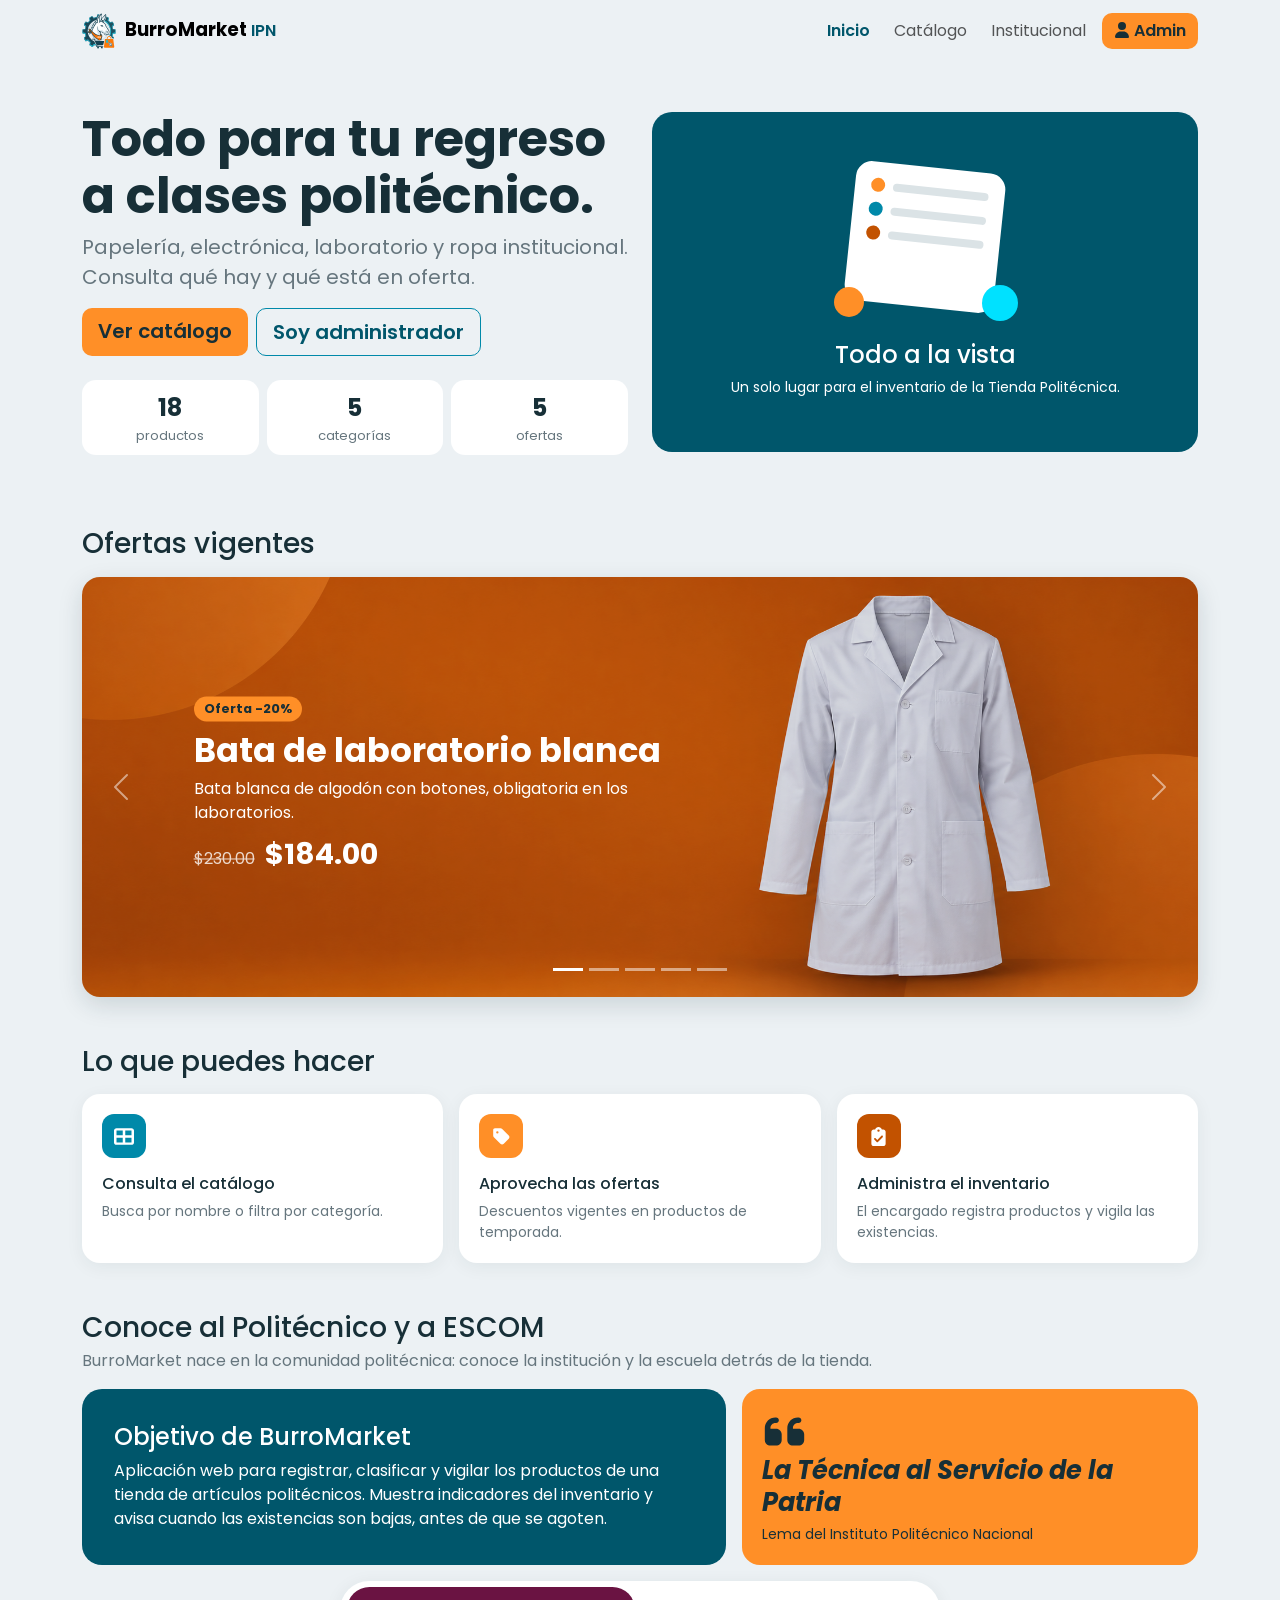
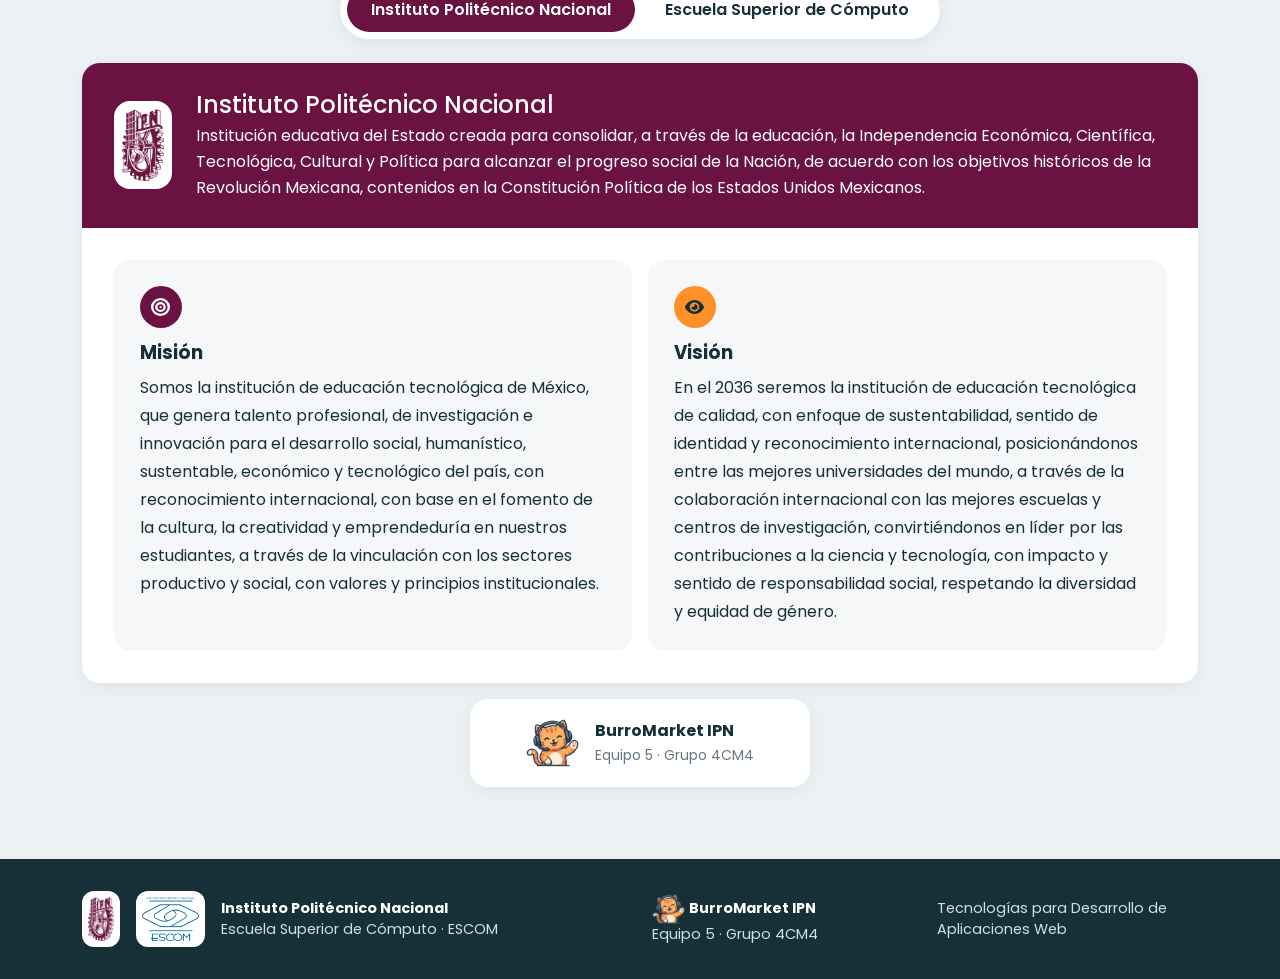
<file: index.html>
<!doctype html>
<html lang="es">
  <head>
    <meta charset="utf-8" />
    <meta name="viewport" content="width=device-width, initial-scale=1" />
    <title>Inicio | BurroMarket IPN</title>
    <link rel="icon" href="img/logo_tienda.svg" type="image/svg+xml" />
    <link
      href="https://cdn.jsdelivr.net/npm/bootstrap@5.3.3/dist/css/bootstrap.min.css"
      rel="stylesheet"
    />
    <link
      href="https://fonts.googleapis.com/css2?family=Poppins:wght@400;500;600;700&display=swap"
      rel="stylesheet"
    />
    <link href="css/base.css" rel="stylesheet" />
    <link href="css/componentes.css" rel="stylesheet" />
    <link href="css/publico.css" rel="stylesheet" />
    <link href="css/paginas/inicio.css" rel="stylesheet" />
  </head>
  <body>
    <!-- Barra de navegación (Bootstrap navbar) -->
    <nav class="navbar navbar-expand-lg nav-pub sticky-top">
      <div class="container">
        <a class="navbar-brand marca" href="index.html"
          ><img src="img/logo_tienda.svg" alt="" /> BurroMarket
          <small>IPN</small></a
        >
        <button
          class="navbar-toggler"
          type="button"
          data-bs-toggle="collapse"
          data-bs-target="#menuPub"
          aria-controls="menuPub"
          aria-expanded="false"
          aria-label="Abrir menú"
        >
          <span class="navbar-toggler-icon"></span>
        </button>
        <div class="collapse navbar-collapse" id="menuPub">
          <ul class="navbar-nav ms-auto align-items-lg-center gap-lg-2">
            <li class="nav-item">
              <a class="nav-link active" aria-current="page" href="index.html"
                >Inicio</a
              >
            </li>
            <li class="nav-item">
              <a class="nav-link" href="catalogo.html">Catálogo</a>
            </li>
            <li class="nav-item">
              <a class="nav-link" href="index.html#institucional"
                >Institucional</a
              >
            </li>
            <li class="nav-item">
              <a class="btn btn-pr" href="login.html"
                ><img class="icono" src="img/iconos/user.svg" alt="" /> Admin</a
              >
            </li>
          </ul>
        </div>
      </div>
    </nav>

    <main>
      <!-- Presentación -->
      <section class="container hero py-4 py-lg-5">
        <div class="row g-4 align-items-center">
          <div class="col-lg-6">
            <h1>Todo para tu regreso a clases politécnico.</h1>
            <p class="muted fs-5">
              Papelería, electrónica, laboratorio y ropa institucional. Consulta
              qué hay y qué está en oferta.
            </p>
            <div class="d-flex gap-2 flex-wrap mb-4">
              <a class="btn btn-pr btn-lg" href="catalogo.html">Ver catálogo</a>
              <a class="btn btn-out btn-lg" href="login.html"
                >Soy administrador</a
              >
            </div>
            <!-- Contadores: tres tarjetas pequeñas -->
            <div class="row g-2 text-center">
              <div class="col-4">
                <div class="card mini">
                  <div class="card-body"><b>18</b>productos</div>
                </div>
              </div>
              <div class="col-4">
                <div class="card mini">
                  <div class="card-body"><b>5</b>categorías</div>
                </div>
              </div>
              <div class="col-4">
                <div class="card mini">
                  <div class="card-body"><b>5</b>ofertas</div>
                </div>
              </div>
            </div>
          </div>
          <div class="col-lg-6">
            <div class="card lado hero-art">
              <div class="card-body">
                <div class="ilu" aria-hidden="true">
                  <div class="hoja"><i></i><i></i><i></i></div>
                  <b class="b1"></b><b class="b2"></b>
                </div>
                <h2 class="h4 mt-4">Todo a la vista</h2>
                <p class="small mb-0">
                  Un solo lugar para el inventario de la Tienda Politécnica.
                </p>
              </div>
            </div>
          </div>
        </div>
      </section>

      <!-- Carrusel de ofertas (Bootstrap carousel) -->
      <section class="container py-4" id="ofertas">
        <h2 class="h3 mb-3">Ofertas vigentes</h2>
        <div
          id="carOfertas"
          class="carousel slide ofertas"
          data-bs-ride="carousel"
        >
          <div class="carousel-indicators">
            <button
              type="button"
              data-bs-target="#carOfertas"
              data-bs-slide-to="0"
              class="active"
              aria-current="true"
              aria-label="Oferta 1: Bata de laboratorio blanca"
            ></button>
            <button
              type="button"
              data-bs-target="#carOfertas"
              data-bs-slide-to="1"
              aria-label="Oferta 2: Calculadora científica"
            ></button>
            <button
              type="button"
              data-bs-target="#carOfertas"
              data-bs-slide-to="2"
              aria-label="Oferta 3: Sudadera guinda con capucha"
            ></button>
            <button
              type="button"
              data-bs-target="#carOfertas"
              data-bs-slide-to="3"
              aria-label="Oferta 4: Kit Arduino Uno con cables"
            ></button>
            <button
              type="button"
              data-bs-target="#carOfertas"
              data-bs-slide-to="4"
              aria-label="Oferta 5: Mochila institucional"
            ></button>
          </div>
          <div class="carousel-inner">
            <div class="carousel-item active">
              <img
                src="img/ofertas/oferta-1.png"
                class="d-block w-100"
                alt="Bata de laboratorio blanca"
              />
              <div class="carousel-caption">
                <span class="badge rounded-pill etiqueta-oferta"
                  >Oferta -20%</span
                >
                <h3>Bata de laboratorio blanca</h3>
                <p class="d-none d-sm-block mb-2">
                  Bata blanca de algodón con botones, obligatoria en los
                  laboratorios.
                </p>
                <p class="mb-0">
                  <s class="precio-anterior">$230.00</s>
                  <span class="precio-oferta">$184.00</span>
                </p>
              </div>
            </div>
            <div class="carousel-item">
              <img
                src="img/ofertas/oferta-2.jpeg"
                class="d-block w-100"
                alt="Calculadora científica"
              />
              <div class="carousel-caption">
                <span class="badge rounded-pill etiqueta-oferta"
                  >Oferta -15%</span
                >
                <h3>Calculadora científica</h3>
                <p class="d-none d-sm-block mb-2">
                  Calculadora científica con más de 200 funciones, permitida en
                  exámenes.
                </p>
                <p class="mb-0">
                  <s class="precio-anterior">$320.00</s>
                  <span class="precio-oferta">$272.00</span>
                </p>
              </div>
            </div>
            <div class="carousel-item">
              <img
                src="img/ofertas/oferta-3.jpeg"
                class="d-block w-100"
                alt="Sudadera guinda con capucha"
              />
              <div class="carousel-caption">
                <span class="badge rounded-pill etiqueta-oferta"
                  >Oferta -10%</span
                >
                <h3>Sudadera guinda con capucha</h3>
                <p class="d-none d-sm-block mb-2">
                  Sudadera guinda con capucha y bolsa frontal, ideal para los
                  días fríos en el campus.
                </p>
                <p class="mb-0">
                  <s class="precio-anterior">$420.00</s>
                  <span class="precio-oferta">$378.00</span>
                </p>
              </div>
            </div>
            <div class="carousel-item">
              <img
                src="img/ofertas/oferta-4.jpeg"
                class="d-block w-100"
                alt="Kit Arduino Uno con cables"
              />
              <div class="carousel-caption">
                <span class="badge rounded-pill etiqueta-oferta"
                  >Oferta -10%</span
                >
                <h3>Kit Arduino Uno con cables</h3>
                <p class="d-none d-sm-block mb-2">
                  Kit con placa Arduino Uno, protoboard, cables y componentes
                  básicos.
                </p>
                <p class="mb-0">
                  <s class="precio-anterior">$520.00</s>
                  <span class="precio-oferta">$468.00</span>
                </p>
              </div>
            </div>
            <div class="carousel-item">
              <img
                src="img/ofertas/oferta-5.jpeg"
                class="d-block w-100"
                alt="Mochila institucional"
              />
              <div class="carousel-caption">
                <span class="badge rounded-pill etiqueta-oferta"
                  >Oferta -10%</span
                >
                <h3>Mochila institucional</h3>
                <p class="d-none d-sm-block mb-2">
                  Mochila resistente con compartimento acolchonado para laptop.
                </p>
                <p class="mb-0">
                  <s class="precio-anterior">$480.00</s>
                  <span class="precio-oferta">$432.00</span>
                </p>
              </div>
            </div>
          </div>
          <button
            class="carousel-control-prev"
            type="button"
            data-bs-target="#carOfertas"
            data-bs-slide="prev"
          >
            <span class="carousel-control-prev-icon" aria-hidden="true"></span
            ><span class="visually-hidden">Anterior</span>
          </button>
          <button
            class="carousel-control-next"
            type="button"
            data-bs-target="#carOfertas"
            data-bs-slide="next"
          >
            <span class="carousel-control-next-icon" aria-hidden="true"></span
            ><span class="visually-hidden">Siguiente</span>
          </button>
        </div>
      </section>

      <!-- Qué ofrece -->
      <section class="container py-4">
        <h2 class="h3 mb-3">Lo que puedes hacer</h2>
        <div class="row g-3">
          <div class="col-md-4">
            <div class="card h-100">
              <div class="card-body">
                <span class="ico bg-t"
                  ><img
                    class="icono"
                    src="img/iconos/table-cells-large.svg"
                    alt=""
                /></span>
                <h3 class="card-title h6 mt-3">Consulta el catálogo</h3>
                <p class="card-text muted small mb-0">
                  Busca por nombre o filtra por categoría.
                </p>
              </div>
            </div>
          </div>
          <div class="col-md-4">
            <div class="card h-100">
              <div class="card-body">
                <span class="ico bg-o"
                  ><img class="icono" src="img/iconos/tag.svg" alt=""
                /></span>
                <h3 class="card-title h6 mt-3">Aprovecha las ofertas</h3>
                <p class="card-text muted small mb-0">
                  Descuentos vigentes en productos de temporada.
                </p>
              </div>
            </div>
          </div>
          <div class="col-md-4">
            <div class="card h-100">
              <div class="card-body">
                <span class="ico bg-r"
                  ><img
                    class="icono"
                    src="img/iconos/clipboard-check.svg"
                    alt=""
                /></span>
                <h3 class="card-title h6 mt-3">Administra el inventario</h3>
                <p class="card-text muted small mb-0">
                  El encargado registra productos y vigila las existencias.
                </p>
              </div>
            </div>
          </div>
        </div>
      </section>

      <!-- Parte institucional -->
      <section class="container py-4" id="institucional">
        <h2 class="h3 mb-1">Conoce al Politécnico y a ESCOM</h2>
        <p class="muted mb-3">
          BurroMarket nace en la comunidad politécnica: conoce la institución y
          la escuela detrás de la tienda.
        </p>

        <!-- Objetivo del proyecto y lema -->
        <div class="row g-3 mb-3">
          <div class="col-lg-7">
            <div class="card lado h-100">
              <div class="card-body text-start align-items-start">
                <h3 class="h4">Objetivo de BurroMarket</h3>
                <p class="mb-0">
                  Aplicación web para registrar, clasificar y vigilar los
                  productos de una tienda de artículos politécnicos. Muestra
                  indicadores del inventario y avisa cuando las existencias son
                  bajas, antes de que se agoten.
                </p>
              </div>
            </div>
          </div>
          <div class="col-lg-5">
            <div class="card lema h-100">
              <div class="card-body">
                <img class="icono" src="img/iconos/quote-left.svg" alt="" />
                <p class="lema-texto">La Técnica al Servicio de la Patria</p>
                <small>Lema del Instituto Politécnico Nacional</small>
              </div>
            </div>
          </div>
        </div>

        <!-- Pestañas: IPN | ESCOM (Bootstrap nav-pills + tab-content) -->
        <div class="text-center mb-4">
          <ul class="nav nav-pills inst-tabs" role="tablist">
            <li class="nav-item" role="presentation">
              <button
                class="nav-link tab-ipn active"
                id="t-ipn"
                data-bs-toggle="pill"
                data-bs-target="#p-ipn"
                type="button"
                role="tab"
                aria-controls="p-ipn"
                aria-selected="true"
              >
                Instituto Politécnico Nacional
              </button>
            </li>
            <li class="nav-item" role="presentation">
              <button
                class="nav-link tab-escom"
                id="t-esc"
                data-bs-toggle="pill"
                data-bs-target="#p-esc"
                type="button"
                role="tab"
                aria-controls="p-esc"
                aria-selected="false"
              >
                Escuela Superior de Cómputo
              </button>
            </li>
          </ul>
        </div>
        <div class="tab-content">
          <!-- Instituto Politécnico Nacional -->
          <div
            class="tab-pane fade show active"
            id="p-ipn"
            role="tabpanel"
            aria-labelledby="t-ipn"
            tabindex="0"
          >
            <article class="card inst-card inst-ipn">
              <div class="inst-head">
                <img
                  class="inst-logo"
                  src="img/ipn.png"
                  alt="Escudo del Instituto Politécnico Nacional"
                />
                <div>
                  <h3 class="h4 mb-1">Instituto Politécnico Nacional</h3>
                  <p>
                    Institución educativa del Estado creada para consolidar, a
                    través de la educación, la Independencia Económica,
                    Científica, Tecnológica, Cultural y Política para alcanzar
                    el progreso social de la Nación, de acuerdo con los
                    objetivos históricos de la Revolución Mexicana, contenidos
                    en la Constitución Política de los Estados Unidos Mexicanos.
                  </p>
                </div>
              </div>
              <div class="inst-body">
                <div class="row g-3">
                  <div class="col-md-6">
                    <div class="mv">
                      <div class="mv-ico">
                        <img
                          class="icono"
                          src="img/iconos/bullseye.svg"
                          alt=""
                        />
                      </div>
                      <h4>Misión</h4>
                      <p>
                        Somos la institución de educación tecnológica de México,
                        que genera talento profesional, de investigación e
                        innovación para el desarrollo social, humanístico,
                        sustentable, económico y tecnológico del país, con
                        reconocimiento internacional, con base en el fomento de
                        la cultura, la creatividad y emprendeduría en nuestros
                        estudiantes, a través de la vinculación con los sectores
                        productivo y social, con valores y principios
                        institucionales.
                      </p>
                    </div>
                  </div>
                  <div class="col-md-6">
                    <div class="mv mv-vision">
                      <div class="mv-ico">
                        <img class="icono" src="img/iconos/eye.svg" alt="" />
                      </div>
                      <h4>Visión</h4>
                      <p>
                        En el 2036 seremos la institución de educación
                        tecnológica de calidad, con enfoque de sustentabilidad,
                        sentido de identidad y reconocimiento internacional,
                        posicionándonos entre las mejores universidades del
                        mundo, a través de la colaboración internacional con las
                        mejores escuelas y centros de investigación,
                        convirtiéndonos en líder por las contribuciones a la
                        ciencia y tecnología, con impacto y sentido de
                        responsabilidad social, respetando la diversidad y
                        equidad de género.
                      </p>
                    </div>
                  </div>
                </div>
              </div>
            </article>
          </div>

          <!-- Escuela Superior de Cómputo -->
          <div
            class="tab-pane fade"
            id="p-esc"
            role="tabpanel"
            aria-labelledby="t-esc"
            tabindex="0"
          >
            <article class="card inst-card inst-escom">
              <div class="inst-head">
                <img
                  class="inst-logo"
                  src="img/escom.png"
                  alt="Logo de la Escuela Superior de Cómputo"
                />
                <div>
                  <h3 class="h4 mb-1">Escuela Superior de Cómputo (ESCOM)</h3>
                  <p>
                    Escuela del IPN dedicada a formar profesionales en cómputo e
                    inteligencia artificial.
                  </p>
                </div>
              </div>
              <div class="inst-body">
                <h4 class="inst-sub">Oferta académica</h4>
                <div class="row g-3 mb-2">
                  <div class="col-md-4">
                    <div class="card oferta-card h-100">
                      <div class="card-body d-flex align-items-center gap-3">
                        <span class="ico bg-t"
                          ><img
                            class="icono"
                            src="img/iconos/desktop.svg"
                            alt="" /></span
                        ><b>Ingeniería en Sistemas Computacionales</b>
                      </div>
                    </div>
                  </div>
                  <div class="col-md-4">
                    <div class="card oferta-card h-100">
                      <div class="card-body d-flex align-items-center gap-3">
                        <span class="ico bg-o"
                          ><img
                            class="icono"
                            src="img/iconos/microchip.svg"
                            alt="" /></span
                        ><b>Ingeniería en Inteligencia Artificial</b>
                      </div>
                    </div>
                  </div>
                  <div class="col-md-4">
                    <div class="card oferta-card h-100">
                      <div class="card-body d-flex align-items-center gap-3">
                        <span class="ico bg-r"
                          ><img
                            class="icono"
                            src="img/iconos/chart-line.svg"
                            alt="" /></span
                        ><b>Licenciatura en Ciencia de Datos</b>
                      </div>
                    </div>
                  </div>
                </div>
                <p class="small muted mb-4">
                  También ofrece posgrados en sistemas computacionales móviles e
                  inteligencia artificial y ciencia de datos.
                </p>
                <div class="row g-3">
                  <div class="col-md-6">
                    <div class="mv">
                      <div class="mv-ico">
                        <img
                          class="icono"
                          src="img/iconos/bullseye.svg"
                          alt=""
                        />
                      </div>
                      <h4>Misión</h4>
                      <p>
                        La Escuela Superior de Cómputo es una Unidad Académica
                        líder en la formación de profesionales integrales en las
                        áreas de Sistemas Computacionales, Inteligencia
                        Artificial y Ciencia de Datos, con amplio sentido
                        social, contribuyendo al desarrollo tecnológico,
                        científico y económico del país, coadyuvando a la
                        sustentabilidad y observando estándares internacionales
                        de calidad educativa.
                      </p>
                    </div>
                  </div>
                  <div class="col-md-6">
                    <div class="mv mv-vision">
                      <div class="mv-ico">
                        <img class="icono" src="img/iconos/eye.svg" alt="" />
                      </div>
                      <h4>Visión</h4>
                      <p>
                        La Escuela Superior de Cómputo será líder en
                        Latinoamérica en la formación integral de profesionales
                        en el área de la computación, con estándares
                        internacionales de calidad educativa, promoviendo la
                        responsabilidad en sus alumnos para con su entorno, el
                        sentido social y el respeto a la pluralidad. Propiciando
                        la innovación y el emprendimiento para contribuir al
                        desarrollo económico y tecnológico del país.
                      </p>
                    </div>
                  </div>
                </div>
              </div>
            </article>
          </div>
        </div>

        <!-- Equipo -->
        <div class="card equipo-mini mx-auto mt-3">
          <div
            class="card-body d-flex align-items-center justify-content-center gap-3"
          >
            <img src="img/logo_equipo.svg" alt="Logo del equipo" height="48" />
            <div>
              <b>BurroMarket IPN</b><br /><small class="muted"
                >Equipo 5 · Grupo 4CM4</small
              >
            </div>
          </div>
        </div>
      </section>
    </main>

    <!-- Pie de página -->
    <footer class="pie">
      <div class="container">
        <div class="row g-4 align-items-center">
          <div class="col-lg-6 d-flex align-items-center gap-3">
            <img
              src="img/ipn.png"
              alt="Escudo del Instituto Politécnico Nacional"
            />
            <img
              src="img/escom.png"
              alt="Logo de la Escuela Superior de Cómputo"
            />
            <div>
              <b>Instituto Politécnico Nacional</b><br />Escuela Superior de
              Cómputo · ESCOM
            </div>
          </div>
          <div class="col-lg-3">
            <img class="pie-logo" src="img/logo_equipo.svg" alt="" />
            <b>BurroMarket IPN</b><br />Equipo 5 · Grupo 4CM4
          </div>
          <div class="col-lg-3">
            Tecnologías para Desarrollo de Aplicaciones Web
          </div>
        </div>
      </div>
    </footer>

    <script src="https://cdn.jsdelivr.net/npm/bootstrap@5.3.3/dist/js/bootstrap.bundle.min.js"></script>
  </body>
</html>
</file>
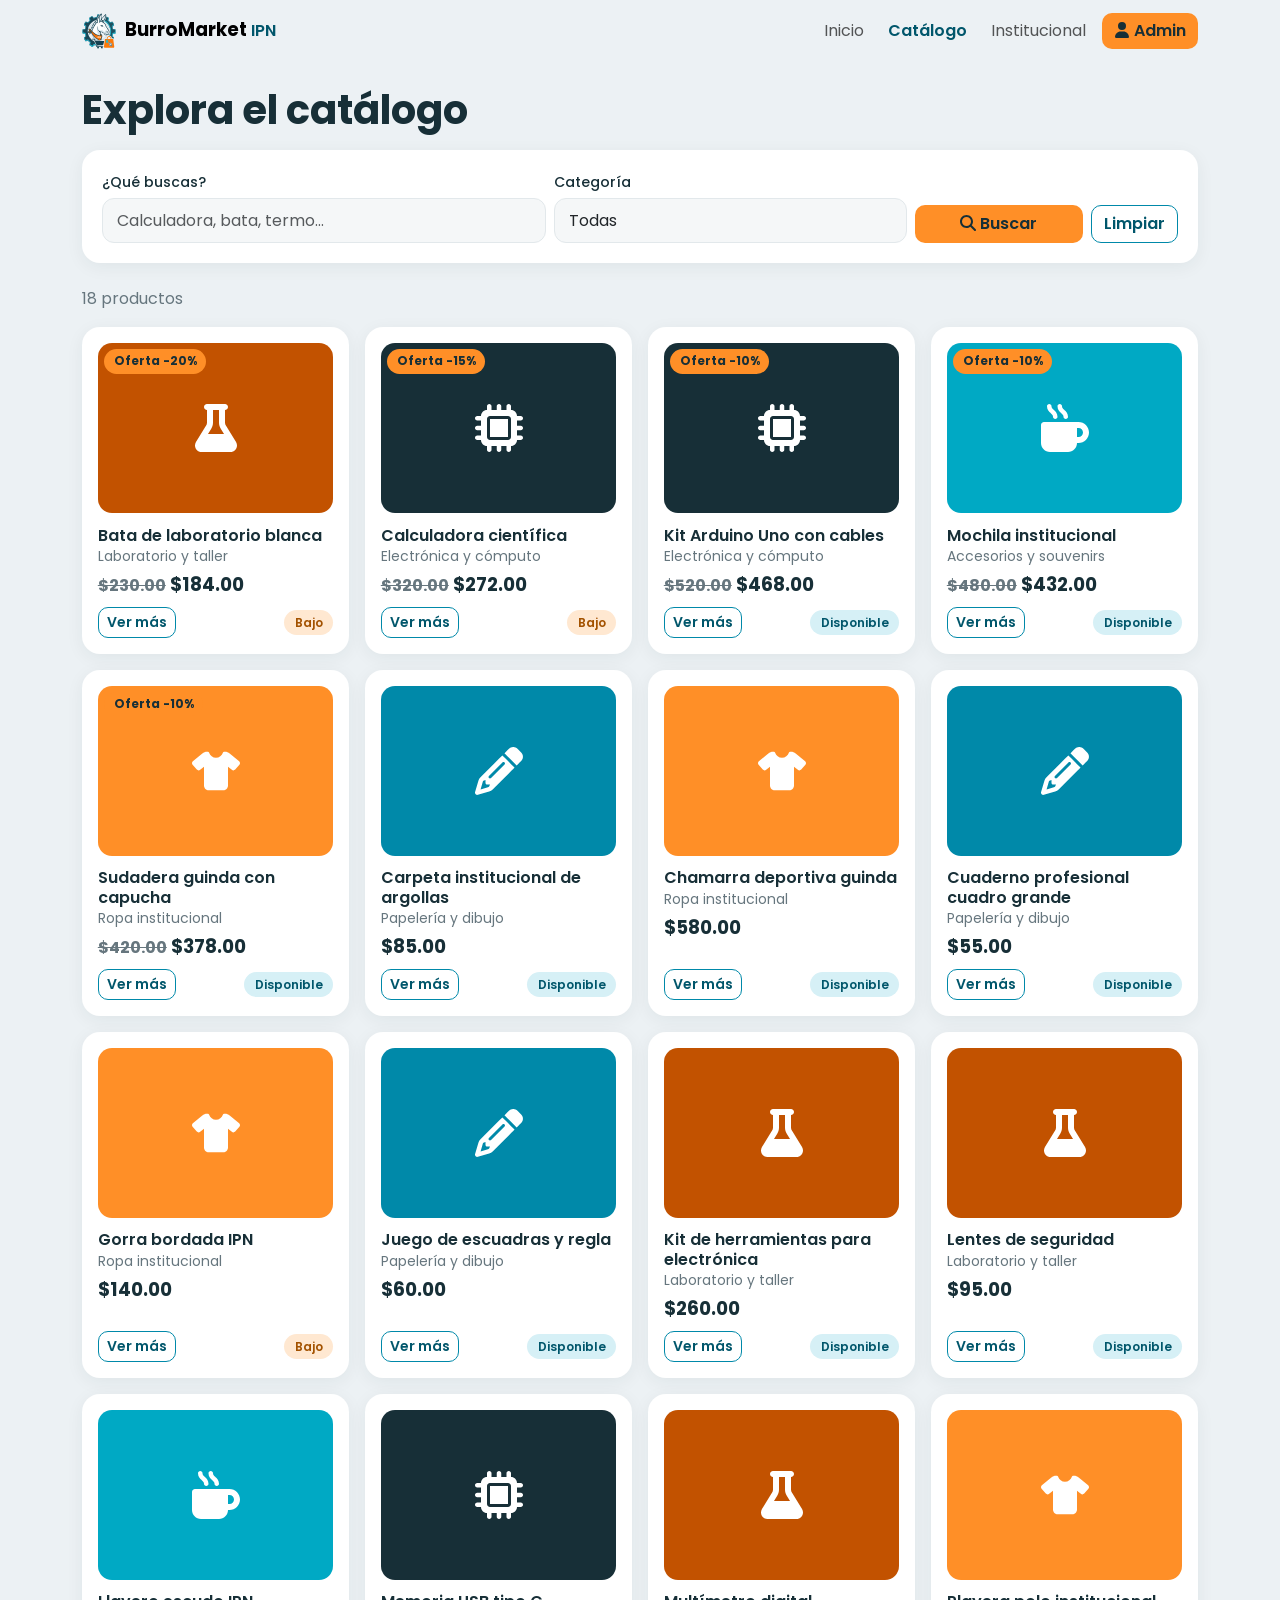
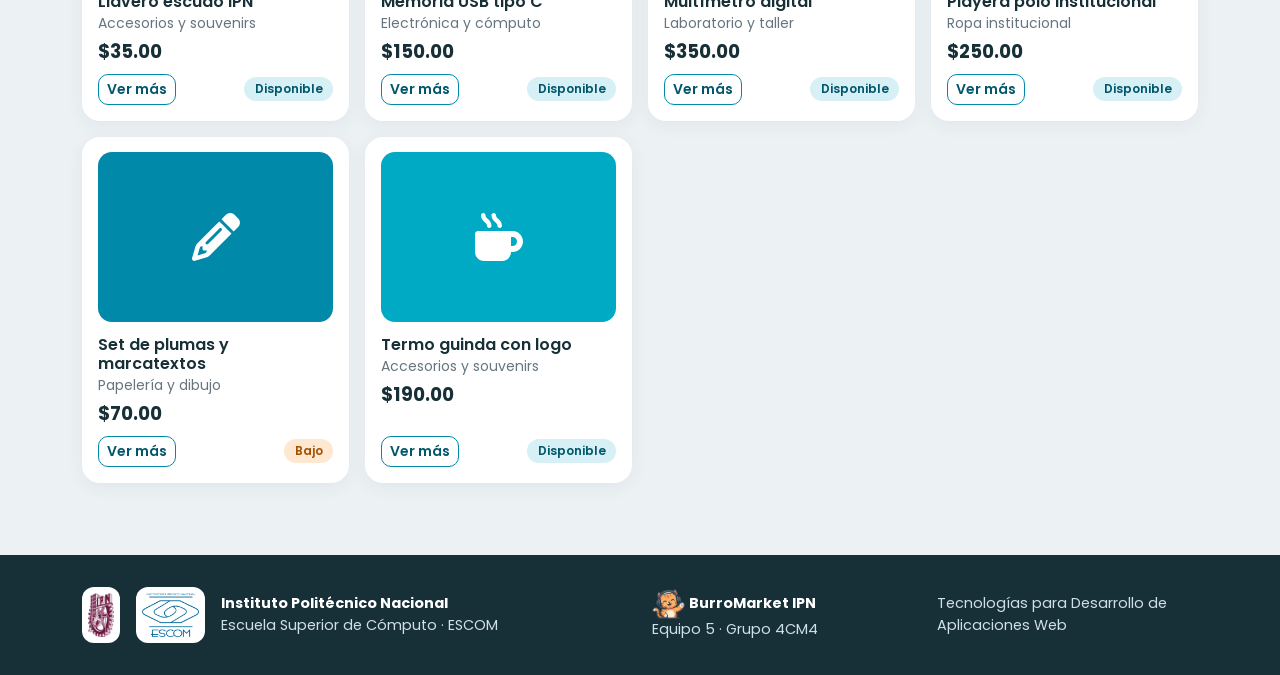
<file: catalogo.html>
<!doctype html>
<html lang="es">
  <head>
    <meta charset="utf-8" />
    <meta name="viewport" content="width=device-width, initial-scale=1" />
    <title>Catálogo | BurroMarket IPN</title>
    <link rel="icon" href="img/logo_tienda.svg" type="image/svg+xml" />
    <link
      href="https://cdn.jsdelivr.net/npm/bootstrap@5.3.3/dist/css/bootstrap.min.css"
      rel="stylesheet"
    />
    <link
      href="https://fonts.googleapis.com/css2?family=Poppins:wght@400;500;600;700&display=swap"
      rel="stylesheet"
    />
    <link href="css/base.css" rel="stylesheet" />
    <link href="css/componentes.css" rel="stylesheet" />
    <link href="css/publico.css" rel="stylesheet" />
    <link href="css/paginas/catalogo.css" rel="stylesheet" />
  </head>
  <body>
    <!-- Barra de navegación -->
    <nav class="navbar navbar-expand-lg nav-pub sticky-top">
      <div class="container">
        <a class="navbar-brand marca" href="index.html"
          ><img src="img/logo_tienda.svg" alt="" /> BurroMarket
          <small>IPN</small></a
        >
        <button
          class="navbar-toggler"
          type="button"
          data-bs-toggle="collapse"
          data-bs-target="#menuPub"
          aria-controls="menuPub"
          aria-expanded="false"
          aria-label="Abrir menú"
        >
          <span class="navbar-toggler-icon"></span>
        </button>
        <div class="collapse navbar-collapse" id="menuPub">
          <ul class="navbar-nav ms-auto align-items-lg-center gap-lg-2">
            <li class="nav-item">
              <a class="nav-link" href="index.html">Inicio</a>
            </li>
            <li class="nav-item">
              <a
                class="nav-link active"
                aria-current="page"
                href="catalogo.html"
                >Catálogo</a
              >
            </li>
            <li class="nav-item">
              <a class="nav-link" href="index.html#institucional"
                >Institucional</a
              >
            </li>
            <li class="nav-item">
              <a class="btn btn-pr" href="login.html"
                ><img class="icono" src="img/iconos/user.svg" alt="" /> Admin</a
              >
            </li>
          </ul>
        </div>
      </div>
    </nav>

    <main class="container py-4">
      <h1 class="display-6 fw-bold mb-3">Explora el catálogo</h1>

      <!-- Buscador y filtro por categoría -->
      <form class="card mb-4" id="form-busqueda" novalidate>
        <div class="card-body">
          <div class="row g-2 align-items-end">
            <div class="col-md-5">
              <label for="q">¿Qué buscas?</label
              ><input
                class="form-control"
                id="q"
                name="q"
                maxlength="50"
                placeholder="Calculadora, bata, termo..."
              />
            </div>
            <div class="col-md-4">
              <label for="cat">Categoría</label>
              <select class="form-select" id="cat" name="cat">
                <option value="">Todas</option>
                <option value="ROP">Ropa institucional</option>
                <option value="PAP">Papelería y dibujo</option>
                <option value="ELE">Electrónica y cómputo</option>
                <option value="LAB">Laboratorio y taller</option>
                <option value="ACC">Accesorios y souvenirs</option>
              </select>
            </div>
            <div class="col-md-3 d-flex gap-2">
              <button type="submit" class="btn btn-pr flex-grow-1">
                <img
                  class="icono"
                  src="img/iconos/magnifying-glass.svg"
                  alt=""
                />
                Buscar
              </button>
              <button
                type="button"
                id="btn-limpiar"
                class="btn btn-out"
                title="Mostrar todos"
              >
                Limpiar
              </button>
            </div>
          </div>
        </div>
      </form>

      <!-- Cuadrícula de productos (Bootstrap grid + card) -->
      <p class="muted">18 productos</p>
      <div class="row g-3">
        <div class="col-sm-6 col-lg-4 col-xl-3">
          <article class="card prod h-100">
            <span class="badge rounded-pill badge-of">Oferta -20%</span>
            <div class="card-body d-flex flex-column">
              <div
                class="foto ph c-LAB"
                role="img"
                aria-label="Bata de laboratorio blanca"
              >
                <img class="icono" src="img/iconos/flask.svg" alt="" />
              </div>
              <h2 class="card-title">Bata de laboratorio blanca</h2>
              <p class="card-text muted small mb-1">Laboratorio y taller</p>
              <p class="precio mb-2">
                <s class="muted small">$230.00</s> $184.00
              </p>
              <div
                class="mt-auto d-flex justify-content-between align-items-center"
              >
                <button
                  class="btn btn-out btn-sm"
                  type="button"
                  data-bs-toggle="modal"
                  data-bs-target="#det-LAB001"
                >
                  Ver más
                </button>
                <span class="badge rounded-pill b-naranja">Bajo</span>
              </div>
            </div>
          </article>
        </div>

        <div class="col-sm-6 col-lg-4 col-xl-3">
          <article class="card prod h-100">
            <span class="badge rounded-pill badge-of">Oferta -15%</span>
            <div class="card-body d-flex flex-column">
              <div
                class="foto ph c-ELE"
                role="img"
                aria-label="Calculadora científica"
              >
                <img class="icono" src="img/iconos/microchip.svg" alt="" />
              </div>
              <h2 class="card-title">Calculadora científica</h2>
              <p class="card-text muted small mb-1">Electrónica y cómputo</p>
              <p class="precio mb-2">
                <s class="muted small">$320.00</s> $272.00
              </p>
              <div
                class="mt-auto d-flex justify-content-between align-items-center"
              >
                <button
                  class="btn btn-out btn-sm"
                  type="button"
                  data-bs-toggle="modal"
                  data-bs-target="#det-ELE001"
                >
                  Ver más
                </button>
                <span class="badge rounded-pill b-naranja">Bajo</span>
              </div>
            </div>
          </article>
        </div>

        <div class="col-sm-6 col-lg-4 col-xl-3">
          <article class="card prod h-100">
            <span class="badge rounded-pill badge-of">Oferta -10%</span>
            <div class="card-body d-flex flex-column">
              <div
                class="foto ph c-ELE"
                role="img"
                aria-label="Kit Arduino Uno con cables"
              >
                <img class="icono" src="img/iconos/microchip.svg" alt="" />
              </div>
              <h2 class="card-title">Kit Arduino Uno con cables</h2>
              <p class="card-text muted small mb-1">Electrónica y cómputo</p>
              <p class="precio mb-2">
                <s class="muted small">$520.00</s> $468.00
              </p>
              <div
                class="mt-auto d-flex justify-content-between align-items-center"
              >
                <button
                  class="btn btn-out btn-sm"
                  type="button"
                  data-bs-toggle="modal"
                  data-bs-target="#det-ELE003"
                >
                  Ver más
                </button>
                <span class="badge rounded-pill b-verde">Disponible</span>
              </div>
            </div>
          </article>
        </div>

        <div class="col-sm-6 col-lg-4 col-xl-3">
          <article class="card prod h-100">
            <span class="badge rounded-pill badge-of">Oferta -10%</span>
            <div class="card-body d-flex flex-column">
              <div
                class="foto ph c-ACC"
                role="img"
                aria-label="Mochila institucional"
              >
                <img class="icono" src="img/iconos/mug-hot.svg" alt="" />
              </div>
              <h2 class="card-title">Mochila institucional</h2>
              <p class="card-text muted small mb-1">Accesorios y souvenirs</p>
              <p class="precio mb-2">
                <s class="muted small">$480.00</s> $432.00
              </p>
              <div
                class="mt-auto d-flex justify-content-between align-items-center"
              >
                <button
                  class="btn btn-out btn-sm"
                  type="button"
                  data-bs-toggle="modal"
                  data-bs-target="#det-ACC002"
                >
                  Ver más
                </button>
                <span class="badge rounded-pill b-verde">Disponible</span>
              </div>
            </div>
          </article>
        </div>

        <div class="col-sm-6 col-lg-4 col-xl-3">
          <article class="card prod h-100">
            <span class="badge rounded-pill badge-of">Oferta -10%</span>
            <div class="card-body d-flex flex-column">
              <div
                class="foto ph c-ROP"
                role="img"
                aria-label="Sudadera guinda con capucha"
              >
                <img class="icono" src="img/iconos/shirt.svg" alt="" />
              </div>
              <h2 class="card-title">Sudadera guinda con capucha</h2>
              <p class="card-text muted small mb-1">Ropa institucional</p>
              <p class="precio mb-2">
                <s class="muted small">$420.00</s> $378.00
              </p>
              <div
                class="mt-auto d-flex justify-content-between align-items-center"
              >
                <button
                  class="btn btn-out btn-sm"
                  type="button"
                  data-bs-toggle="modal"
                  data-bs-target="#det-ROP001"
                >
                  Ver más
                </button>
                <span class="badge rounded-pill b-verde">Disponible</span>
              </div>
            </div>
          </article>
        </div>

        <div class="col-sm-6 col-lg-4 col-xl-3">
          <article class="card prod h-100">
            <div class="card-body d-flex flex-column">
              <div
                class="foto ph c-PAP"
                role="img"
                aria-label="Carpeta institucional de argollas"
              >
                <img class="icono" src="img/iconos/pencil.svg" alt="" />
              </div>
              <h2 class="card-title">Carpeta institucional de argollas</h2>
              <p class="card-text muted small mb-1">Papelería y dibujo</p>
              <p class="precio mb-2">$85.00</p>
              <div
                class="mt-auto d-flex justify-content-between align-items-center"
              >
                <button
                  class="btn btn-out btn-sm"
                  type="button"
                  data-bs-toggle="modal"
                  data-bs-target="#det-PAP004"
                >
                  Ver más
                </button>
                <span class="badge rounded-pill b-verde">Disponible</span>
              </div>
            </div>
          </article>
        </div>

        <div class="col-sm-6 col-lg-4 col-xl-3">
          <article class="card prod h-100">
            <div class="card-body d-flex flex-column">
              <div
                class="foto ph c-ROP"
                role="img"
                aria-label="Chamarra deportiva guinda"
              >
                <img class="icono" src="img/iconos/shirt.svg" alt="" />
              </div>
              <h2 class="card-title">Chamarra deportiva guinda</h2>
              <p class="card-text muted small mb-1">Ropa institucional</p>
              <p class="precio mb-2">$580.00</p>
              <div
                class="mt-auto d-flex justify-content-between align-items-center"
              >
                <button
                  class="btn btn-out btn-sm"
                  type="button"
                  data-bs-toggle="modal"
                  data-bs-target="#det-ROP004"
                >
                  Ver más
                </button>
                <span class="badge rounded-pill b-verde">Disponible</span>
              </div>
            </div>
          </article>
        </div>

        <div class="col-sm-6 col-lg-4 col-xl-3">
          <article class="card prod h-100">
            <div class="card-body d-flex flex-column">
              <div
                class="foto ph c-PAP"
                role="img"
                aria-label="Cuaderno profesional cuadro grande"
              >
                <img class="icono" src="img/iconos/pencil.svg" alt="" />
              </div>
              <h2 class="card-title">Cuaderno profesional cuadro grande</h2>
              <p class="card-text muted small mb-1">Papelería y dibujo</p>
              <p class="precio mb-2">$55.00</p>
              <div
                class="mt-auto d-flex justify-content-between align-items-center"
              >
                <button
                  class="btn btn-out btn-sm"
                  type="button"
                  data-bs-toggle="modal"
                  data-bs-target="#det-PAP001"
                >
                  Ver más
                </button>
                <span class="badge rounded-pill b-verde">Disponible</span>
              </div>
            </div>
          </article>
        </div>

        <div class="col-sm-6 col-lg-4 col-xl-3">
          <article class="card prod h-100">
            <div class="card-body d-flex flex-column">
              <div
                class="foto ph c-ROP"
                role="img"
                aria-label="Gorra bordada IPN"
              >
                <img class="icono" src="img/iconos/shirt.svg" alt="" />
              </div>
              <h2 class="card-title">Gorra bordada IPN</h2>
              <p class="card-text muted small mb-1">Ropa institucional</p>
              <p class="precio mb-2">$140.00</p>
              <div
                class="mt-auto d-flex justify-content-between align-items-center"
              >
                <button
                  class="btn btn-out btn-sm"
                  type="button"
                  data-bs-toggle="modal"
                  data-bs-target="#det-ROP003"
                >
                  Ver más
                </button>
                <span class="badge rounded-pill b-naranja">Bajo</span>
              </div>
            </div>
          </article>
        </div>

        <div class="col-sm-6 col-lg-4 col-xl-3">
          <article class="card prod h-100">
            <div class="card-body d-flex flex-column">
              <div
                class="foto ph c-PAP"
                role="img"
                aria-label="Juego de escuadras y regla"
              >
                <img class="icono" src="img/iconos/pencil.svg" alt="" />
              </div>
              <h2 class="card-title">Juego de escuadras y regla</h2>
              <p class="card-text muted small mb-1">Papelería y dibujo</p>
              <p class="precio mb-2">$60.00</p>
              <div
                class="mt-auto d-flex justify-content-between align-items-center"
              >
                <button
                  class="btn btn-out btn-sm"
                  type="button"
                  data-bs-toggle="modal"
                  data-bs-target="#det-PAP002"
                >
                  Ver más
                </button>
                <span class="badge rounded-pill b-verde">Disponible</span>
              </div>
            </div>
          </article>
        </div>

        <div class="col-sm-6 col-lg-4 col-xl-3">
          <article class="card prod h-100">
            <div class="card-body d-flex flex-column">
              <div
                class="foto ph c-LAB"
                role="img"
                aria-label="Kit de herramientas para electrónica"
              >
                <img class="icono" src="img/iconos/flask.svg" alt="" />
              </div>
              <h2 class="card-title">Kit de herramientas para electrónica</h2>
              <p class="card-text muted small mb-1">Laboratorio y taller</p>
              <p class="precio mb-2">$260.00</p>
              <div
                class="mt-auto d-flex justify-content-between align-items-center"
              >
                <button
                  class="btn btn-out btn-sm"
                  type="button"
                  data-bs-toggle="modal"
                  data-bs-target="#det-LAB004"
                >
                  Ver más
                </button>
                <span class="badge rounded-pill b-verde">Disponible</span>
              </div>
            </div>
          </article>
        </div>

        <div class="col-sm-6 col-lg-4 col-xl-3">
          <article class="card prod h-100">
            <div class="card-body d-flex flex-column">
              <div
                class="foto ph c-LAB"
                role="img"
                aria-label="Lentes de seguridad"
              >
                <img class="icono" src="img/iconos/flask.svg" alt="" />
              </div>
              <h2 class="card-title">Lentes de seguridad</h2>
              <p class="card-text muted small mb-1">Laboratorio y taller</p>
              <p class="precio mb-2">$95.00</p>
              <div
                class="mt-auto d-flex justify-content-between align-items-center"
              >
                <button
                  class="btn btn-out btn-sm"
                  type="button"
                  data-bs-toggle="modal"
                  data-bs-target="#det-LAB002"
                >
                  Ver más
                </button>
                <span class="badge rounded-pill b-verde">Disponible</span>
              </div>
            </div>
          </article>
        </div>

        <div class="col-sm-6 col-lg-4 col-xl-3">
          <article class="card prod h-100">
            <div class="card-body d-flex flex-column">
              <div
                class="foto ph c-ACC"
                role="img"
                aria-label="Llavero escudo IPN"
              >
                <img class="icono" src="img/iconos/mug-hot.svg" alt="" />
              </div>
              <h2 class="card-title">Llavero escudo IPN</h2>
              <p class="card-text muted small mb-1">Accesorios y souvenirs</p>
              <p class="precio mb-2">$35.00</p>
              <div
                class="mt-auto d-flex justify-content-between align-items-center"
              >
                <button
                  class="btn btn-out btn-sm"
                  type="button"
                  data-bs-toggle="modal"
                  data-bs-target="#det-ACC003"
                >
                  Ver más
                </button>
                <span class="badge rounded-pill b-verde">Disponible</span>
              </div>
            </div>
          </article>
        </div>

        <div class="col-sm-6 col-lg-4 col-xl-3">
          <article class="card prod h-100">
            <div class="card-body d-flex flex-column">
              <div
                class="foto ph c-ELE"
                role="img"
                aria-label="Memoria USB tipo C"
              >
                <img class="icono" src="img/iconos/microchip.svg" alt="" />
              </div>
              <h2 class="card-title">Memoria USB tipo C</h2>
              <p class="card-text muted small mb-1">Electrónica y cómputo</p>
              <p class="precio mb-2">$150.00</p>
              <div
                class="mt-auto d-flex justify-content-between align-items-center"
              >
                <button
                  class="btn btn-out btn-sm"
                  type="button"
                  data-bs-toggle="modal"
                  data-bs-target="#det-ELE002"
                >
                  Ver más
                </button>
                <span class="badge rounded-pill b-verde">Disponible</span>
              </div>
            </div>
          </article>
        </div>

        <div class="col-sm-6 col-lg-4 col-xl-3">
          <article class="card prod h-100">
            <div class="card-body d-flex flex-column">
              <div
                class="foto ph c-LAB"
                role="img"
                aria-label="Multímetro digital"
              >
                <img class="icono" src="img/iconos/flask.svg" alt="" />
              </div>
              <h2 class="card-title">Multímetro digital</h2>
              <p class="card-text muted small mb-1">Laboratorio y taller</p>
              <p class="precio mb-2">$350.00</p>
              <div
                class="mt-auto d-flex justify-content-between align-items-center"
              >
                <button
                  class="btn btn-out btn-sm"
                  type="button"
                  data-bs-toggle="modal"
                  data-bs-target="#det-LAB003"
                >
                  Ver más
                </button>
                <span class="badge rounded-pill b-verde">Disponible</span>
              </div>
            </div>
          </article>
        </div>

        <div class="col-sm-6 col-lg-4 col-xl-3">
          <article class="card prod h-100">
            <div class="card-body d-flex flex-column">
              <div
                class="foto ph c-ROP"
                role="img"
                aria-label="Playera polo institucional"
              >
                <img class="icono" src="img/iconos/shirt.svg" alt="" />
              </div>
              <h2 class="card-title">Playera polo institucional</h2>
              <p class="card-text muted small mb-1">Ropa institucional</p>
              <p class="precio mb-2">$250.00</p>
              <div
                class="mt-auto d-flex justify-content-between align-items-center"
              >
                <button
                  class="btn btn-out btn-sm"
                  type="button"
                  data-bs-toggle="modal"
                  data-bs-target="#det-ROP002"
                >
                  Ver más
                </button>
                <span class="badge rounded-pill b-verde">Disponible</span>
              </div>
            </div>
          </article>
        </div>

        <div class="col-sm-6 col-lg-4 col-xl-3">
          <article class="card prod h-100">
            <div class="card-body d-flex flex-column">
              <div
                class="foto ph c-PAP"
                role="img"
                aria-label="Set de plumas y marcatextos"
              >
                <img class="icono" src="img/iconos/pencil.svg" alt="" />
              </div>
              <h2 class="card-title">Set de plumas y marcatextos</h2>
              <p class="card-text muted small mb-1">Papelería y dibujo</p>
              <p class="precio mb-2">$70.00</p>
              <div
                class="mt-auto d-flex justify-content-between align-items-center"
              >
                <button
                  class="btn btn-out btn-sm"
                  type="button"
                  data-bs-toggle="modal"
                  data-bs-target="#det-PAP003"
                >
                  Ver más
                </button>
                <span class="badge rounded-pill b-naranja">Bajo</span>
              </div>
            </div>
          </article>
        </div>

        <div class="col-sm-6 col-lg-4 col-xl-3">
          <article class="card prod h-100">
            <div class="card-body d-flex flex-column">
              <div
                class="foto ph c-ACC"
                role="img"
                aria-label="Termo guinda con logo"
              >
                <img class="icono" src="img/iconos/mug-hot.svg" alt="" />
              </div>
              <h2 class="card-title">Termo guinda con logo</h2>
              <p class="card-text muted small mb-1">Accesorios y souvenirs</p>
              <p class="precio mb-2">$190.00</p>
              <div
                class="mt-auto d-flex justify-content-between align-items-center"
              >
                <button
                  class="btn btn-out btn-sm"
                  type="button"
                  data-bs-toggle="modal"
                  data-bs-target="#det-ACC001"
                >
                  Ver más
                </button>
                <span class="badge rounded-pill b-verde">Disponible</span>
              </div>
            </div>
          </article>
        </div>
      </div>
    </main>

    <!-- Bata de laboratorio blanca -->
    <div
      class="modal fade"
      id="det-LAB001"
      tabindex="-1"
      aria-labelledby="det-LAB001-titulo"
      aria-hidden="true"
    >
      <div class="modal-dialog modal-dialog-centered">
        <div class="modal-content popup">
          <button
            type="button"
            class="btn-close ms-auto"
            data-bs-dismiss="modal"
            aria-label="Cerrar"
          ></button>
          <h2 class="h4 text-center" id="det-LAB001-titulo">
            Bata de laboratorio blanca
          </h2>
          <p class="text-center muted small">LAB001 · Laboratorio y taller</p>
          <p>
            Bata blanca de algodón con botones, obligatoria en los laboratorios.
          </p>
          <p class="mb-0"><b class="fs-5">$184.00</b> · Bajo</p>
        </div>
      </div>
    </div>

    <!-- Calculadora científica -->
    <div
      class="modal fade"
      id="det-ELE001"
      tabindex="-1"
      aria-labelledby="det-ELE001-titulo"
      aria-hidden="true"
    >
      <div class="modal-dialog modal-dialog-centered">
        <div class="modal-content popup">
          <button
            type="button"
            class="btn-close ms-auto"
            data-bs-dismiss="modal"
            aria-label="Cerrar"
          ></button>
          <h2 class="h4 text-center" id="det-ELE001-titulo">
            Calculadora científica
          </h2>
          <p class="text-center muted small">ELE001 · Electrónica y cómputo</p>
          <p>
            Calculadora científica con más de 200 funciones, permitida en
            exámenes.
          </p>
          <p class="mb-0"><b class="fs-5">$272.00</b> · Bajo</p>
        </div>
      </div>
    </div>

    <!-- Kit Arduino Uno con cables -->
    <div
      class="modal fade"
      id="det-ELE003"
      tabindex="-1"
      aria-labelledby="det-ELE003-titulo"
      aria-hidden="true"
    >
      <div class="modal-dialog modal-dialog-centered">
        <div class="modal-content popup">
          <button
            type="button"
            class="btn-close ms-auto"
            data-bs-dismiss="modal"
            aria-label="Cerrar"
          ></button>
          <h2 class="h4 text-center" id="det-ELE003-titulo">
            Kit Arduino Uno con cables
          </h2>
          <p class="text-center muted small">ELE003 · Electrónica y cómputo</p>
          <p>
            Kit con placa Arduino Uno, protoboard, cables y componentes básicos.
          </p>
          <p class="mb-0"><b class="fs-5">$468.00</b> · Disponible</p>
        </div>
      </div>
    </div>

    <!-- Mochila institucional -->
    <div
      class="modal fade"
      id="det-ACC002"
      tabindex="-1"
      aria-labelledby="det-ACC002-titulo"
      aria-hidden="true"
    >
      <div class="modal-dialog modal-dialog-centered">
        <div class="modal-content popup">
          <button
            type="button"
            class="btn-close ms-auto"
            data-bs-dismiss="modal"
            aria-label="Cerrar"
          ></button>
          <h2 class="h4 text-center" id="det-ACC002-titulo">
            Mochila institucional
          </h2>
          <p class="text-center muted small">ACC002 · Accesorios y souvenirs</p>
          <p>Mochila resistente con compartimento acolchonado para laptop.</p>
          <p class="mb-0"><b class="fs-5">$432.00</b> · Disponible</p>
        </div>
      </div>
    </div>

    <!-- Sudadera guinda con capucha -->
    <div
      class="modal fade"
      id="det-ROP001"
      tabindex="-1"
      aria-labelledby="det-ROP001-titulo"
      aria-hidden="true"
    >
      <div class="modal-dialog modal-dialog-centered">
        <div class="modal-content popup">
          <button
            type="button"
            class="btn-close ms-auto"
            data-bs-dismiss="modal"
            aria-label="Cerrar"
          ></button>
          <h2 class="h4 text-center" id="det-ROP001-titulo">
            Sudadera guinda con capucha
          </h2>
          <p class="text-center muted small">ROP001 · Ropa institucional</p>
          <p>
            Sudadera guinda con capucha y bolsa frontal, ideal para los días
            fríos en el campus.
          </p>
          <p class="mb-0"><b class="fs-5">$378.00</b> · Disponible</p>
        </div>
      </div>
    </div>

    <!-- Carpeta institucional de argollas -->
    <div
      class="modal fade"
      id="det-PAP004"
      tabindex="-1"
      aria-labelledby="det-PAP004-titulo"
      aria-hidden="true"
    >
      <div class="modal-dialog modal-dialog-centered">
        <div class="modal-content popup">
          <button
            type="button"
            class="btn-close ms-auto"
            data-bs-dismiss="modal"
            aria-label="Cerrar"
          ></button>
          <h2 class="h4 text-center" id="det-PAP004-titulo">
            Carpeta institucional de argollas
          </h2>
          <p class="text-center muted small">PAP004 · Papelería y dibujo</p>
          <p>Carpeta de tres argollas con el escudo del IPN y tamaño carta.</p>
          <p class="mb-0"><b class="fs-5">$85.00</b> · Disponible</p>
        </div>
      </div>
    </div>

    <!-- Chamarra deportiva guinda -->
    <div
      class="modal fade"
      id="det-ROP004"
      tabindex="-1"
      aria-labelledby="det-ROP004-titulo"
      aria-hidden="true"
    >
      <div class="modal-dialog modal-dialog-centered">
        <div class="modal-content popup">
          <button
            type="button"
            class="btn-close ms-auto"
            data-bs-dismiss="modal"
            aria-label="Cerrar"
          ></button>
          <h2 class="h4 text-center" id="det-ROP004-titulo">
            Chamarra deportiva guinda
          </h2>
          <p class="text-center muted small">ROP004 · Ropa institucional</p>
          <p>
            Chamarra deportiva ligera con cierre completo y detalles en blanco.
          </p>
          <p class="mb-0"><b class="fs-5">$580.00</b> · Disponible</p>
        </div>
      </div>
    </div>

    <!-- Cuaderno profesional cuadro grande -->
    <div
      class="modal fade"
      id="det-PAP001"
      tabindex="-1"
      aria-labelledby="det-PAP001-titulo"
      aria-hidden="true"
    >
      <div class="modal-dialog modal-dialog-centered">
        <div class="modal-content popup">
          <button
            type="button"
            class="btn-close ms-auto"
            data-bs-dismiss="modal"
            aria-label="Cerrar"
          ></button>
          <h2 class="h4 text-center" id="det-PAP001-titulo">
            Cuaderno profesional cuadro grande
          </h2>
          <p class="text-center muted small">PAP001 · Papelería y dibujo</p>
          <p>
            Cuaderno profesional de 100 hojas con cuadro grande, pasta dura.
          </p>
          <p class="mb-0"><b class="fs-5">$55.00</b> · Disponible</p>
        </div>
      </div>
    </div>

    <!-- Gorra bordada IPN -->
    <div
      class="modal fade"
      id="det-ROP003"
      tabindex="-1"
      aria-labelledby="det-ROP003-titulo"
      aria-hidden="true"
    >
      <div class="modal-dialog modal-dialog-centered">
        <div class="modal-content popup">
          <button
            type="button"
            class="btn-close ms-auto"
            data-bs-dismiss="modal"
            aria-label="Cerrar"
          ></button>
          <h2 class="h4 text-center" id="det-ROP003-titulo">
            Gorra bordada IPN
          </h2>
          <p class="text-center muted small">ROP003 · Ropa institucional</p>
          <p>Gorra ajustable con el escudo del IPN bordado al frente.</p>
          <p class="mb-0"><b class="fs-5">$140.00</b> · Bajo</p>
        </div>
      </div>
    </div>

    <!-- Juego de escuadras y regla -->
    <div
      class="modal fade"
      id="det-PAP002"
      tabindex="-1"
      aria-labelledby="det-PAP002-titulo"
      aria-hidden="true"
    >
      <div class="modal-dialog modal-dialog-centered">
        <div class="modal-content popup">
          <button
            type="button"
            class="btn-close ms-auto"
            data-bs-dismiss="modal"
            aria-label="Cerrar"
          ></button>
          <h2 class="h4 text-center" id="det-PAP002-titulo">
            Juego de escuadras y regla
          </h2>
          <p class="text-center muted small">PAP002 · Papelería y dibujo</p>
          <p>
            Juego de dos escuadras y una regla de 30 cm para dibujo técnico.
          </p>
          <p class="mb-0"><b class="fs-5">$60.00</b> · Disponible</p>
        </div>
      </div>
    </div>

    <!-- Kit de herramientas para electrónica -->
    <div
      class="modal fade"
      id="det-LAB004"
      tabindex="-1"
      aria-labelledby="det-LAB004-titulo"
      aria-hidden="true"
    >
      <div class="modal-dialog modal-dialog-centered">
        <div class="modal-content popup">
          <button
            type="button"
            class="btn-close ms-auto"
            data-bs-dismiss="modal"
            aria-label="Cerrar"
          ></button>
          <h2 class="h4 text-center" id="det-LAB004-titulo">
            Kit de herramientas para electrónica
          </h2>
          <p class="text-center muted small">LAB004 · Laboratorio y taller</p>
          <p>
            Pinzas, desarmadores y cautín básico para prácticas de electrónica.
          </p>
          <p class="mb-0"><b class="fs-5">$260.00</b> · Disponible</p>
        </div>
      </div>
    </div>

    <!-- Lentes de seguridad -->
    <div
      class="modal fade"
      id="det-LAB002"
      tabindex="-1"
      aria-labelledby="det-LAB002-titulo"
      aria-hidden="true"
    >
      <div class="modal-dialog modal-dialog-centered">
        <div class="modal-content popup">
          <button
            type="button"
            class="btn-close ms-auto"
            data-bs-dismiss="modal"
            aria-label="Cerrar"
          ></button>
          <h2 class="h4 text-center" id="det-LAB002-titulo">
            Lentes de seguridad
          </h2>
          <p class="text-center muted small">LAB002 · Laboratorio y taller</p>
          <p>Lentes de seguridad transparentes con protección lateral.</p>
          <p class="mb-0"><b class="fs-5">$95.00</b> · Disponible</p>
        </div>
      </div>
    </div>

    <!-- Llavero escudo IPN -->
    <div
      class="modal fade"
      id="det-ACC003"
      tabindex="-1"
      aria-labelledby="det-ACC003-titulo"
      aria-hidden="true"
    >
      <div class="modal-dialog modal-dialog-centered">
        <div class="modal-content popup">
          <button
            type="button"
            class="btn-close ms-auto"
            data-bs-dismiss="modal"
            aria-label="Cerrar"
          ></button>
          <h2 class="h4 text-center" id="det-ACC003-titulo">
            Llavero escudo IPN
          </h2>
          <p class="text-center muted small">ACC003 · Accesorios y souvenirs</p>
          <p>
            Llavero metálico con el escudo del Instituto Politécnico Nacional.
          </p>
          <p class="mb-0"><b class="fs-5">$35.00</b> · Disponible</p>
        </div>
      </div>
    </div>

    <!-- Memoria USB tipo C -->
    <div
      class="modal fade"
      id="det-ELE002"
      tabindex="-1"
      aria-labelledby="det-ELE002-titulo"
      aria-hidden="true"
    >
      <div class="modal-dialog modal-dialog-centered">
        <div class="modal-content popup">
          <button
            type="button"
            class="btn-close ms-auto"
            data-bs-dismiss="modal"
            aria-label="Cerrar"
          ></button>
          <h2 class="h4 text-center" id="det-ELE002-titulo">
            Memoria USB tipo C
          </h2>
          <p class="text-center muted small">ELE002 · Electrónica y cómputo</p>
          <p>Memoria USB de 64 GB con conector tipo C y tipo A.</p>
          <p class="mb-0"><b class="fs-5">$150.00</b> · Disponible</p>
        </div>
      </div>
    </div>

    <!-- Multímetro digital -->
    <div
      class="modal fade"
      id="det-LAB003"
      tabindex="-1"
      aria-labelledby="det-LAB003-titulo"
      aria-hidden="true"
    >
      <div class="modal-dialog modal-dialog-centered">
        <div class="modal-content popup">
          <button
            type="button"
            class="btn-close ms-auto"
            data-bs-dismiss="modal"
            aria-label="Cerrar"
          ></button>
          <h2 class="h4 text-center" id="det-LAB003-titulo">
            Multímetro digital
          </h2>
          <p class="text-center muted small">LAB003 · Laboratorio y taller</p>
          <p>Multímetro digital para medir voltaje, corriente y resistencia.</p>
          <p class="mb-0"><b class="fs-5">$350.00</b> · Disponible</p>
        </div>
      </div>
    </div>

    <!-- Playera polo institucional -->
    <div
      class="modal fade"
      id="det-ROP002"
      tabindex="-1"
      aria-labelledby="det-ROP002-titulo"
      aria-hidden="true"
    >
      <div class="modal-dialog modal-dialog-centered">
        <div class="modal-content popup">
          <button
            type="button"
            class="btn-close ms-auto"
            data-bs-dismiss="modal"
            aria-label="Cerrar"
          ></button>
          <h2 class="h4 text-center" id="det-ROP002-titulo">
            Playera polo institucional
          </h2>
          <p class="text-center muted small">ROP002 · Ropa institucional</p>
          <p>
            Playera polo de algodón con el escudo del IPN bordado en el pecho.
          </p>
          <p class="mb-0"><b class="fs-5">$250.00</b> · Disponible</p>
        </div>
      </div>
    </div>

    <!-- Set de plumas y marcatextos -->
    <div
      class="modal fade"
      id="det-PAP003"
      tabindex="-1"
      aria-labelledby="det-PAP003-titulo"
      aria-hidden="true"
    >
      <div class="modal-dialog modal-dialog-centered">
        <div class="modal-content popup">
          <button
            type="button"
            class="btn-close ms-auto"
            data-bs-dismiss="modal"
            aria-label="Cerrar"
          ></button>
          <h2 class="h4 text-center" id="det-PAP003-titulo">
            Set de plumas y marcatextos
          </h2>
          <p class="text-center muted small">PAP003 · Papelería y dibujo</p>
          <p>Paquete con plumas de colores y marcatextos para estudiar.</p>
          <p class="mb-0"><b class="fs-5">$70.00</b> · Bajo</p>
        </div>
      </div>
    </div>

    <!-- Termo guinda con logo -->
    <div
      class="modal fade"
      id="det-ACC001"
      tabindex="-1"
      aria-labelledby="det-ACC001-titulo"
      aria-hidden="true"
    >
      <div class="modal-dialog modal-dialog-centered">
        <div class="modal-content popup">
          <button
            type="button"
            class="btn-close ms-auto"
            data-bs-dismiss="modal"
            aria-label="Cerrar"
          ></button>
          <h2 class="h4 text-center" id="det-ACC001-titulo">
            Termo guinda con logo
          </h2>
          <p class="text-center muted small">ACC001 · Accesorios y souvenirs</p>
          <p>Termo de acero inoxidable de 600 ml con el logo del IPN.</p>
          <p class="mb-0"><b class="fs-5">$190.00</b> · Disponible</p>
        </div>
      </div>
    </div>

    <!-- Pie de página -->
    <footer class="pie">
      <div class="container">
        <div class="row g-4 align-items-center">
          <div class="col-lg-6 d-flex align-items-center gap-3">
            <img
              src="img/ipn.png"
              alt="Escudo del Instituto Politécnico Nacional"
            />
            <img
              src="img/escom.png"
              alt="Logo de la Escuela Superior de Cómputo"
            />
            <div>
              <b>Instituto Politécnico Nacional</b><br />Escuela Superior de
              Cómputo · ESCOM
            </div>
          </div>
          <div class="col-lg-3">
            <img class="pie-logo" src="img/logo_equipo.svg" alt="" />
            <b>BurroMarket IPN</b><br />Equipo 5 · Grupo 4CM4
          </div>
          <div class="col-lg-3">
            Tecnologías para Desarrollo de Aplicaciones Web
          </div>
        </div>
      </div>
    </footer>

    <script src="https://cdn.jsdelivr.net/npm/bootstrap@5.3.3/dist/js/bootstrap.bundle.min.js"></script>
    <script src="js/catalogo.js"></script>
  </body>
</html>
</file>
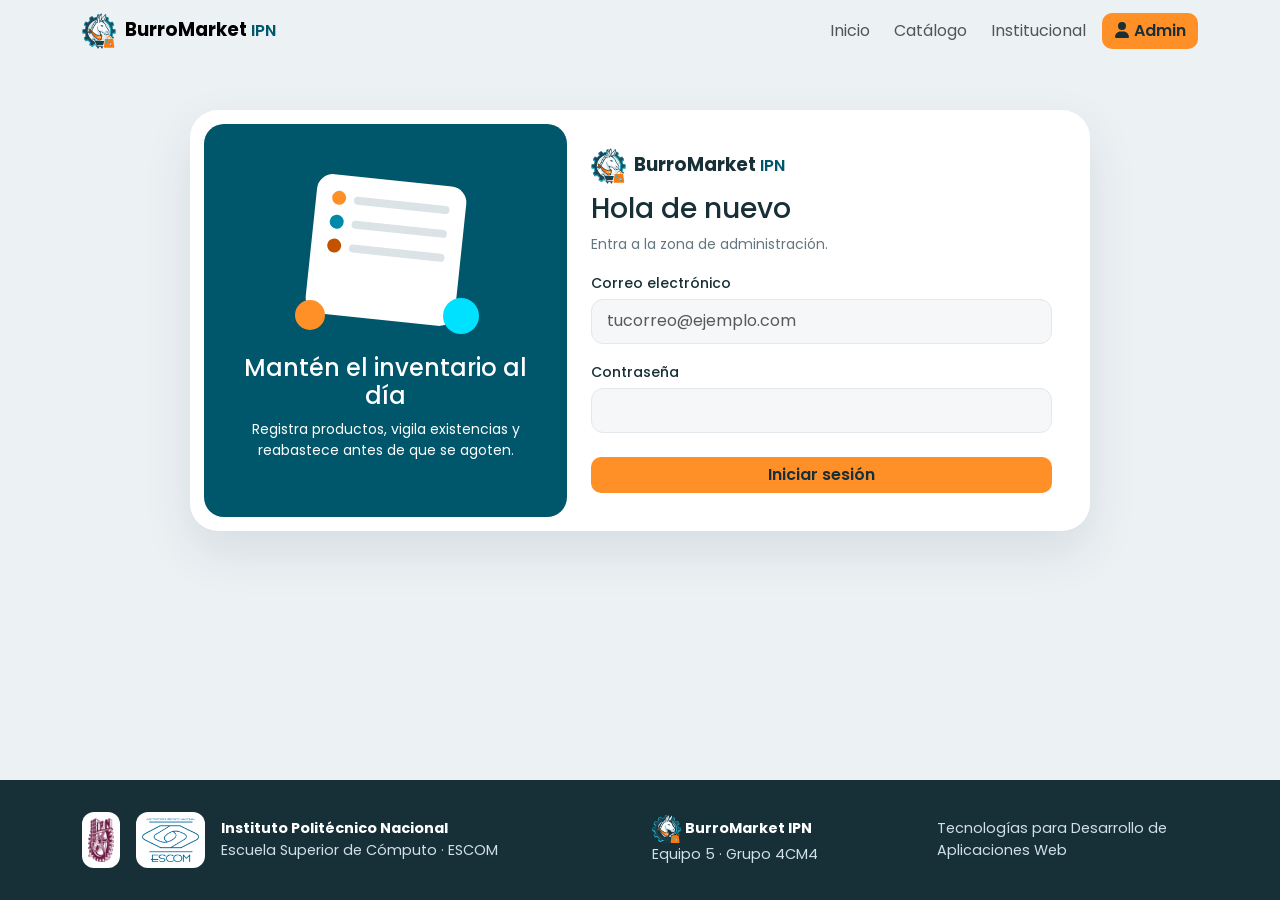
<file: existencias-bajas.html>
<!doctype html>
<html lang="es">
  <head>
    <meta charset="utf-8" />
    <meta name="viewport" content="width=device-width, initial-scale=1" />
    <title>Existencias bajas | BurroMarket IPN</title>
    <link rel="icon" href="img/logo_tienda.svg" type="image/svg+xml" />
    <link
      href="https://cdn.jsdelivr.net/npm/bootstrap@5.3.3/dist/css/bootstrap.min.css"
      rel="stylesheet"
    />
    <link
      href="https://fonts.googleapis.com/css2?family=Poppins:wght@400;500;600;700&display=swap"
      rel="stylesheet"
    />
    <link href="css/base.css" rel="stylesheet" />
    <link href="css/componentes.css" rel="stylesheet" />
    <link href="css/admin.css" rel="stylesheet" />
    <link href="css/paginas/existencias-bajas.css" rel="stylesheet" />
    <script src="js/sesion.js"></script>
  </head>
  <body>
    <div class="admin d-lg-flex">
      <!-- Barra lateral (Bootstrap nav-pills) -->
      <aside class="sidebar d-flex flex-column">
        <a
          class="marca d-block mb-3 px-2 text-decoration-none text-reset"
          href="index.html"
          ><img src="img/logo_tienda.svg" alt="" /> BurroMarket
          <small>IPN</small></a
        >
        <nav class="nav nav-pills menu flex-nowrap">
          <a class="nav-link" href="panel.html"
            ><span class="caja"
              ><img class="icono" src="img/iconos/house.svg" alt="" /></span
            >Dashboard</a
          >
          <a class="nav-link" href="registro-producto.html"
            ><span class="caja"
              ><img
                class="icono"
                src="img/iconos/square-plus.svg"
                alt="" /></span
            >Registrar producto</a
          >
          <a class="nav-link" href="inventario.html"
            ><span class="caja"
              ><img class="icono" src="img/iconos/table.svg" alt="" /></span
            >Inventario</a
          >
          <a
            class="nav-link active"
            aria-current="page"
            href="existencias-bajas.html"
            ><span class="caja"
              ><img
                class="icono"
                src="img/iconos/triangle-exclamation.svg"
                alt="" /></span
            >Existencias bajas
            <span class="badge rounded-pill text-bg-danger ms-auto">4</span></a
          >
          <div class="side-lab d-none d-lg-block">Cuenta</div>
          <a class="nav-link" href="catalogo.html"
            ><span class="caja"
              ><img class="icono" src="img/iconos/store.svg" alt="" /></span
            >Ver tienda</a
          >
          <a class="nav-link" href="index.html"
            ><span class="caja"
              ><img
                class="icono"
                src="img/iconos/right-from-bracket.svg"
                alt="" /></span
            >Cerrar sesión</a
          >
        </nav>
        <div class="card ayuda mt-auto d-none d-lg-block">
          <div class="card-body">
            <b>¿Necesitas ayuda?</b>
            <p class="small mb-2">
              Revisa cómo se ve el catálogo para los estudiantes.
            </p>
            <a class="btn btn-light btn-sm w-100" href="catalogo.html"
              >Ver catálogo</a
            >
          </div>
        </div>
      </aside>

      <main class="contenido">
        <!-- Barra superior: ruta, título, buscador y usuario -->
        <header class="top">
          <div>
            <div class="crumb">Páginas / Existencias bajas</div>
            <h1 class="h4 m-0">Existencias bajas</h1>
          </div>
          <div class="d-flex align-items-center gap-3">
            <span class="small"
              ><img class="icono" src="img/iconos/circle-user.svg" alt="" />
              Administrador</span
            >
          </div>
        </header>

        <!-- Tarjeta de alerta -->
        <section class="card stat s-rust mb-3">
          <div class="card-body d-flex align-items-center gap-3">
            <span class="ic"
              ><img
                class="icono"
                src="img/iconos/triangle-exclamation.svg"
                alt=""
            /></span>
            <div>
              <b class="m-0">4 productos por agotarse</b>Se consideran bajos los
              productos con 5 piezas o menos.
            </div>
          </div>
        </section>

        <!-- Lista de productos por agotarse -->
        <section class="row g-3 bajas-grid">
          <!-- Bata de laboratorio blanca -->
          <div class="col-12 col-md-6">
            <article class="card baja baja-critico h-100">
              <div class="card-body">
                <div class="baja-top">
                  <h2 class="baja-nombre">Bata de laboratorio blanca</h2>
                  <span class="badge rounded-pill b-critico">Crítico</span>
                </div>
                <div class="baja-meta">LAB001 · Laboratorio y taller</div>
                <div class="baja-cant">
                  <div><b>2</b><span>piezas</span></div>
                  <small>Mínimo: 5</small>
                </div>
                <div
                  class="progress baja-barra"
                  role="progressbar"
                  aria-label="Existencias de Bata de laboratorio blanca"
                  aria-valuenow="2"
                  aria-valuemin="0"
                  aria-valuemax="5"
                >
                  <div class="progress-bar" style="width: 40%"></div>
                </div>
                <button
                  class="btn btn-az w-100"
                  type="button"
                  data-bs-toggle="modal"
                  data-bs-target="#reab-LAB001"
                >
                  Reabastecer producto
                </button>
              </div>
            </article>
          </div>

          <!-- Set de plumas y marcatextos -->
          <div class="col-12 col-md-6">
            <article class="card baja baja-bajo h-100">
              <div class="card-body">
                <div class="baja-top">
                  <h2 class="baja-nombre">Set de plumas y marcatextos</h2>
                  <span class="badge rounded-pill b-naranja">Bajo</span>
                </div>
                <div class="baja-meta">PAP003 · Papelería y dibujo</div>
                <div class="baja-cant">
                  <div><b>3</b><span>piezas</span></div>
                  <small>Mínimo: 5</small>
                </div>
                <div
                  class="progress baja-barra"
                  role="progressbar"
                  aria-label="Existencias de Set de plumas y marcatextos"
                  aria-valuenow="3"
                  aria-valuemin="0"
                  aria-valuemax="5"
                >
                  <div class="progress-bar" style="width: 60%"></div>
                </div>
                <button
                  class="btn btn-az w-100"
                  type="button"
                  data-bs-toggle="modal"
                  data-bs-target="#reab-PAP003"
                >
                  Reabastecer producto
                </button>
              </div>
            </article>
          </div>

          <!-- Gorra bordada IPN -->
          <div class="col-12 col-md-6">
            <article class="card baja baja-bajo h-100">
              <div class="card-body">
                <div class="baja-top">
                  <h2 class="baja-nombre">Gorra bordada IPN</h2>
                  <span class="badge rounded-pill b-naranja">Bajo</span>
                </div>
                <div class="baja-meta">ROP003 · Ropa institucional</div>
                <div class="baja-cant">
                  <div><b>4</b><span>piezas</span></div>
                  <small>Mínimo: 5</small>
                </div>
                <div
                  class="progress baja-barra"
                  role="progressbar"
                  aria-label="Existencias de Gorra bordada IPN"
                  aria-valuenow="4"
                  aria-valuemin="0"
                  aria-valuemax="5"
                >
                  <div class="progress-bar" style="width: 80%"></div>
                </div>
                <button
                  class="btn btn-az w-100"
                  type="button"
                  data-bs-toggle="modal"
                  data-bs-target="#reab-ROP003"
                >
                  Reabastecer producto
                </button>
              </div>
            </article>
          </div>

          <!-- Calculadora científica -->
          <div class="col-12 col-md-6">
            <article class="card baja baja-bajo h-100">
              <div class="card-body">
                <div class="baja-top">
                  <h2 class="baja-nombre">Calculadora científica</h2>
                  <span class="badge rounded-pill b-naranja">Bajo</span>
                </div>
                <div class="baja-meta">ELE001 · Electrónica y cómputo</div>
                <div class="baja-cant">
                  <div><b>5</b><span>piezas</span></div>
                  <small>Mínimo: 5</small>
                </div>
                <div
                  class="progress baja-barra"
                  role="progressbar"
                  aria-label="Existencias de Calculadora científica"
                  aria-valuenow="5"
                  aria-valuemin="0"
                  aria-valuemax="5"
                >
                  <div class="progress-bar" style="width: 100%"></div>
                </div>
                <button
                  class="btn btn-az w-100"
                  type="button"
                  data-bs-toggle="modal"
                  data-bs-target="#reab-ELE001"
                >
                  Reabastecer producto
                </button>
              </div>
            </article>
          </div>
        </section>

        <a class="btn btn-out btn-sm mt-3" href="inventario.html"
          >Ver todo el inventario</a
        >

        <!-- Reabastecer: Bata de laboratorio blanca -->
        <div
          class="modal fade"
          id="reab-LAB001"
          tabindex="-1"
          aria-labelledby="reab-LAB001-titulo"
          aria-hidden="true"
        >
          <div class="modal-dialog modal-dialog-centered">
            <div class="modal-content popup">
              <button
                type="button"
                class="btn-close ms-auto"
                data-bs-dismiss="modal"
                aria-label="Cerrar"
              ></button>
              <h2 class="h4 text-center" id="reab-LAB001-titulo">
                Reabastecer producto
              </h2>
              <p class="text-center muted">Bata de laboratorio blanca</p>
              <form action="existencias-bajas.html" method="get" novalidate>
                <input type="hidden" name="codigo" value="LAB001" />
                <div class="mb-3">
                  <label for="cantidad-LAB001">Cantidad a agregar *</label>
                  <input
                    class="form-control"
                    type="number"
                    step="1"
                    id="cantidad-LAB001"
                    name="cantidad"
                    autocomplete="off"
                  />
                </div>
                <button class="btn btn-az w-100">Guardar existencias</button>
              </form>
            </div>
          </div>
        </div>

        <!-- Reabastecer: Set de plumas y marcatextos -->
        <div
          class="modal fade"
          id="reab-PAP003"
          tabindex="-1"
          aria-labelledby="reab-PAP003-titulo"
          aria-hidden="true"
        >
          <div class="modal-dialog modal-dialog-centered">
            <div class="modal-content popup">
              <button
                type="button"
                class="btn-close ms-auto"
                data-bs-dismiss="modal"
                aria-label="Cerrar"
              ></button>
              <h2 class="h4 text-center" id="reab-PAP003-titulo">
                Reabastecer producto
              </h2>
              <p class="text-center muted">Set de plumas y marcatextos</p>
              <form action="existencias-bajas.html" method="get" novalidate>
                <input type="hidden" name="codigo" value="PAP003" />
                <div class="mb-3">
                  <label for="cantidad-PAP003">Cantidad a agregar *</label>
                  <input
                    class="form-control"
                    type="number"
                    step="1"
                    id="cantidad-PAP003"
                    name="cantidad"
                    autocomplete="off"
                  />
                </div>
                <button class="btn btn-az w-100">Guardar existencias</button>
              </form>
            </div>
          </div>
        </div>

        <!-- Reabastecer: Gorra bordada IPN -->
        <div
          class="modal fade"
          id="reab-ROP003"
          tabindex="-1"
          aria-labelledby="reab-ROP003-titulo"
          aria-hidden="true"
        >
          <div class="modal-dialog modal-dialog-centered">
            <div class="modal-content popup">
              <button
                type="button"
                class="btn-close ms-auto"
                data-bs-dismiss="modal"
                aria-label="Cerrar"
              ></button>
              <h2 class="h4 text-center" id="reab-ROP003-titulo">
                Reabastecer producto
              </h2>
              <p class="text-center muted">Gorra bordada IPN</p>
              <form action="existencias-bajas.html" method="get" novalidate>
                <input type="hidden" name="codigo" value="ROP003" />
                <div class="mb-3">
                  <label for="cantidad-ROP003">Cantidad a agregar *</label>
                  <input
                    class="form-control"
                    type="number"
                    step="1"
                    id="cantidad-ROP003"
                    name="cantidad"
                    autocomplete="off"
                  />
                </div>
                <button class="btn btn-az w-100">Guardar existencias</button>
              </form>
            </div>
          </div>
        </div>

        <!-- Reabastecer: Calculadora científica -->
        <div
          class="modal fade"
          id="reab-ELE001"
          tabindex="-1"
          aria-labelledby="reab-ELE001-titulo"
          aria-hidden="true"
        >
          <div class="modal-dialog modal-dialog-centered">
            <div class="modal-content popup">
              <button
                type="button"
                class="btn-close ms-auto"
                data-bs-dismiss="modal"
                aria-label="Cerrar"
              ></button>
              <h2 class="h4 text-center" id="reab-ELE001-titulo">
                Reabastecer producto
              </h2>
              <p class="text-center muted">Calculadora científica</p>
              <form action="existencias-bajas.html" method="get" novalidate>
                <input type="hidden" name="codigo" value="ELE001" />
                <div class="mb-3">
                  <label for="cantidad-ELE001">Cantidad a agregar *</label>
                  <input
                    class="form-control"
                    type="number"
                    step="1"
                    id="cantidad-ELE001"
                    name="cantidad"
                    autocomplete="off"
                  />
                </div>
                <button class="btn btn-az w-100">Guardar existencias</button>
              </form>
            </div>
          </div>
        </div>

        <footer class="pie">
          <div class="small text-center">
            Instituto Politécnico Nacional · ESCOM · BurroMarket IPN, Equipo 5 ·
            4CM4
          </div>
        </footer>
      </main>
    </div>

    <script src="https://cdn.jsdelivr.net/npm/bootstrap@5.3.3/dist/js/bootstrap.bundle.min.js"></script>
    <script src="js/existencias-bajas.js"></script>
  </body>
</html>
</file>
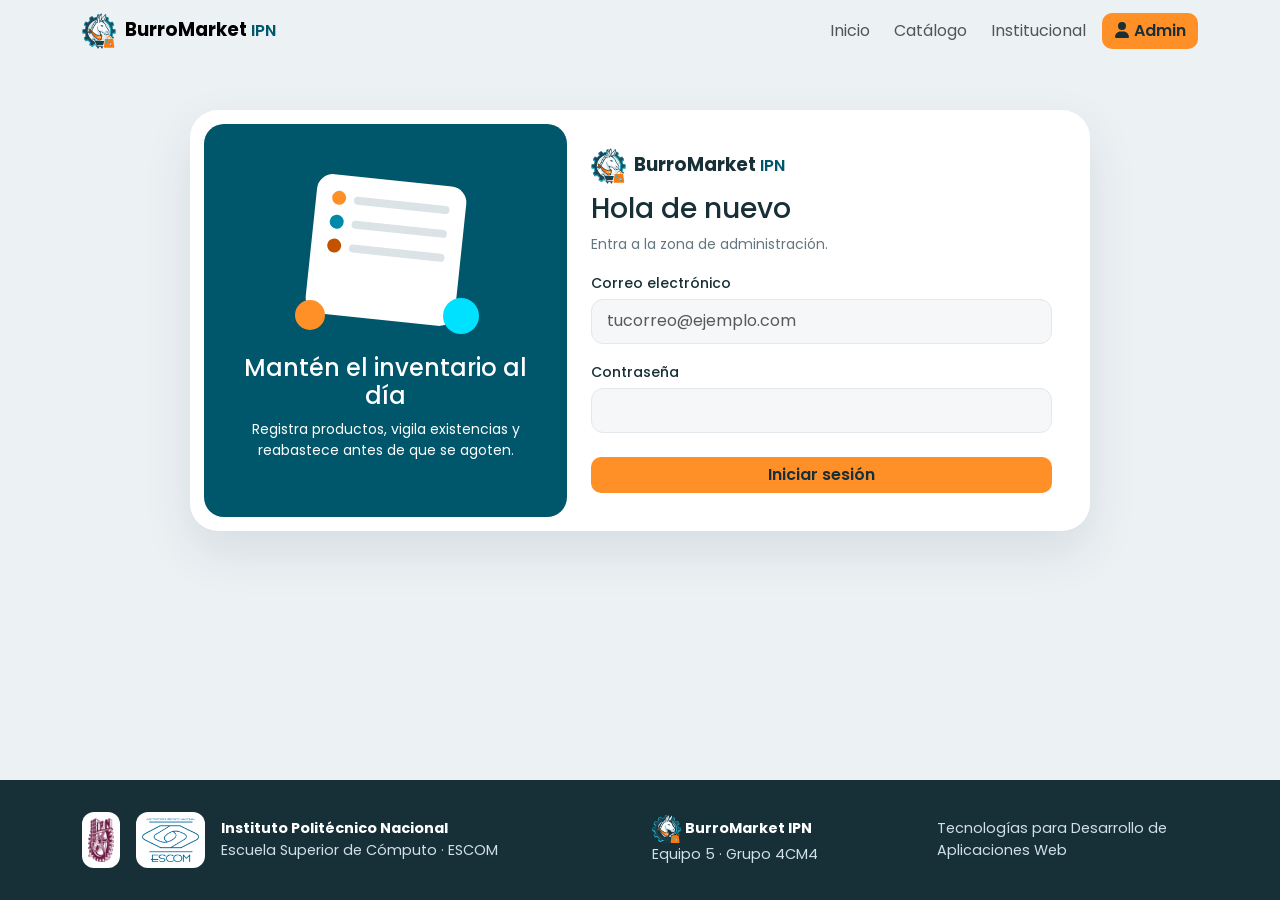
<file: inventario.html>
<!doctype html>
<html lang="es">
  <head>
    <meta charset="utf-8" />
    <meta name="viewport" content="width=device-width, initial-scale=1" />
    <title>Inventario | BurroMarket IPN</title>
    <link rel="icon" href="img/logo_tienda.svg" type="image/svg+xml" />
    <link
      href="https://cdn.jsdelivr.net/npm/bootstrap@5.3.3/dist/css/bootstrap.min.css"
      rel="stylesheet"
    />
    <link
      href="https://fonts.googleapis.com/css2?family=Poppins:wght@400;500;600;700&display=swap"
      rel="stylesheet"
    />
    <link href="css/base.css" rel="stylesheet" />
    <link href="css/componentes.css" rel="stylesheet" />
    <link href="css/admin.css" rel="stylesheet" />
    <link href="css/paginas/inventario.css" rel="stylesheet" />
    <script src="js/sesion.js"></script>
  </head>
  <body>
    <div class="admin d-lg-flex">
      <!-- Barra lateral (Bootstrap nav-pills) -->
      <aside class="sidebar d-flex flex-column">
        <a
          class="marca d-block mb-3 px-2 text-decoration-none text-reset"
          href="index.html"
          ><img src="img/logo_tienda.svg" alt="" /> BurroMarket
          <small>IPN</small></a
        >
        <nav class="nav nav-pills menu flex-nowrap">
          <a class="nav-link" href="panel.html"
            ><span class="caja"
              ><img class="icono" src="img/iconos/house.svg" alt="" /></span
            >Dashboard</a
          >
          <a class="nav-link" href="registro-producto.html"
            ><span class="caja"
              ><img
                class="icono"
                src="img/iconos/square-plus.svg"
                alt="" /></span
            >Registrar producto</a
          >
          <a class="nav-link active" aria-current="page" href="inventario.html"
            ><span class="caja"
              ><img class="icono" src="img/iconos/table.svg" alt="" /></span
            >Inventario</a
          >
          <a class="nav-link" href="existencias-bajas.html"
            ><span class="caja"
              ><img
                class="icono"
                src="img/iconos/triangle-exclamation.svg"
                alt="" /></span
            >Existencias bajas
            <span class="badge rounded-pill text-bg-danger ms-auto">4</span></a
          >
          <div class="side-lab d-none d-lg-block">Cuenta</div>
          <a class="nav-link" href="catalogo.html"
            ><span class="caja"
              ><img class="icono" src="img/iconos/store.svg" alt="" /></span
            >Ver tienda</a
          >
          <a class="nav-link" href="index.html"
            ><span class="caja"
              ><img
                class="icono"
                src="img/iconos/right-from-bracket.svg"
                alt="" /></span
            >Cerrar sesión</a
          >
        </nav>
        <div class="card ayuda mt-auto d-none d-lg-block">
          <div class="card-body">
            <b>¿Necesitas ayuda?</b>
            <p class="small mb-2">
              Revisa cómo se ve el catálogo para los estudiantes.
            </p>
            <a class="btn btn-light btn-sm w-100" href="catalogo.html"
              >Ver catálogo</a
            >
          </div>
        </div>
      </aside>

      <main class="contenido">
        <!-- Barra superior: ruta, título, buscador y usuario -->
        <header class="top">
          <div>
            <div class="crumb">Páginas / Inventario</div>
            <h1 class="h4 m-0">Inventario</h1>
          </div>
          <div class="d-flex align-items-center gap-3">
            <span class="small"
              ><img class="icono" src="img/iconos/circle-user.svg" alt="" />
              Administrador</span
            >
          </div>
        </header>
        <section class="row g-3 mb-3 resumen">
          <div class="col-12 col-sm-4">
            <div class="card stat s-orange h-100">
              <div class="card-body">
                <span class="ic"
                  ><img class="icono" src="img/iconos/box.svg" alt="" /></span
                ><b id="totalProductos">18</b>Productos
              </div>
            </div>
          </div>
          <div class="col-12 col-sm-4">
            <div class="card stat s-dark h-100">
              <div class="card-body">
                <span class="ic"
                  ><img
                    class="icono"
                    src="img/iconos/layer-group.svg"
                    alt="" /></span
                ><b id="totalUnidades">287</b>Unidades
              </div>
            </div>
          </div>
          <div class="col-12 col-sm-4">
            <div class="card stat s-teal h-100">
              <div class="card-body">
                <span class="ic"
                  ><img class="icono" src="img/iconos/coins.svg" alt="" /></span
                ><b id="totalValor">$46,700.00</b>Valor
              </div>
            </div>
          </div>
        </section>

        <!-- Buscador y filtro por categoría -->
        <section class="card mb-3">
          <div class="card-body">
            <form
              class="row g-2 align-items-end"
              action="inventario.html"
              method="get"
              novalidate
            >
              <div class="col-12 col-md-6">
                <label for="q">Buscar por nombre o código</label>
                <input
                  class="form-control"
                  id="q"
                  name="q"
                  placeholder="Ej. calculadora o ELE001"
                />
              </div>
              <div class="col-12 col-sm-8 col-md-4">
                <label for="cat">Categoría</label>
                <select class="form-select" id="cat" name="cat">
                  <option value="">Todas</option>
                  <option value="ROP">Ropa institucional</option>
                  <option value="PAP">Papelería y dibujo</option>
                  <option value="ELE">Electrónica y cómputo</option>
                  <option value="LAB">Laboratorio y taller</option>
                  <option value="ACC">Accesorios y souvenirs</option>
                </select>
              </div>
              <div class="col-12 col-sm-4 col-md-2">
                <button class="btn btn-pr w-100">Buscar</button>
              </div>
            </form>
          </div>
        </section>
        <div class="row g-3">
          <!-- Tabla de inventario -->
          <section class="card">
            <div class="card-body">
              <div class="table-responsive">
                <table class="table tabla tabla-inventario">
                  <caption>
                    Inventario de BurroMarket IPN: 18 productos
                  </caption>
                  <thead>
                    <tr>
                      <th scope="col">Código</th>
                      <th scope="col">Producto</th>
                      <th scope="col">Categoría</th>
                      <th scope="col">Precio</th>
                      <th scope="col">Existencias</th>
                      <th scope="col">Valor</th>
                      <th scope="col">Estado</th>
                      <th scope="col" class="text-center">Acciones</th>
                    </tr>
                  </thead>
                  <tbody>
                    <tr>
                      <th scope="row">ACC001</th>
                      <td>Termo guinda con logo</td>
                      <td>Accesorios y souvenirs</td>
                      <td>$190.00</td>
                      <td>11</td>
                      <td>$2,090.00</td>
                      <td>
                        <span class="badge rounded-pill b-verde"
                          >Disponible</span
                        >
                      </td>
                      <td class="acciones">
                        <button
                          type="button"
                          class="btn btn-accion btn-editar"
                          title="Editar producto"
                          aria-label="Editar producto"
                        >
                          <img class="icono" src="img/iconos/pencil.svg" alt="" />
                        </button>
                        <button
                          type="button"
                          class="btn btn-accion btn-eliminar"
                          title="Eliminar producto"
                          aria-label="Eliminar producto"
                        >
                          <img class="icono" src="img/iconos/trash-can.svg" alt="" />
                        </button>
                      </td>
                    </tr>
                    <tr>
                      <th scope="row">ACC002</th>
                      <td>Mochila institucional</td>
                      <td>Accesorios y souvenirs</td>
                      <td>$480.00</td>
                      <td>7</td>
                      <td>$3,360.00</td>
                      <td>
                        <span class="badge rounded-pill b-verde"
                          >Disponible</span
                        >
                      </td>
                      <td class="acciones">
                        <button
                          type="button"
                          class="btn btn-accion btn-editar"
                          title="Editar producto"
                          aria-label="Editar producto"
                        >
                          <img class="icono" src="img/iconos/pencil.svg" alt="" />
                        </button>
                        <button
                          type="button"
                          class="btn btn-accion btn-eliminar"
                          title="Eliminar producto"
                          aria-label="Eliminar producto"
                        >
                          <img class="icono" src="img/iconos/trash-can.svg" alt="" />
                        </button>
                      </td>
                    </tr>
                    <tr>
                      <th scope="row">ACC003</th>
                      <td>Llavero escudo IPN</td>
                      <td>Accesorios y souvenirs</td>
                      <td>$35.00</td>
                      <td>50</td>
                      <td>$1,750.00</td>
                      <td>
                        <span class="badge rounded-pill b-verde"
                          >Disponible</span
                        >
                      </td>
                      <td class="acciones">
                        <button
                          type="button"
                          class="btn btn-accion btn-editar"
                          title="Editar producto"
                          aria-label="Editar producto"
                        >
                          <img class="icono" src="img/iconos/pencil.svg" alt="" />
                        </button>
                        <button
                          type="button"
                          class="btn btn-accion btn-eliminar"
                          title="Eliminar producto"
                          aria-label="Eliminar producto"
                        >
                          <img class="icono" src="img/iconos/trash-can.svg" alt="" />
                        </button>
                      </td>
                    </tr>
                    <tr>
                      <th scope="row">ELE001</th>
                      <td>Calculadora científica</td>
                      <td>Electrónica y cómputo</td>
                      <td>$320.00</td>
                      <td>5</td>
                      <td>$1,600.00</td>
                      <td>
                        <span class="badge rounded-pill b-naranja">Bajo</span>
                      </td>
                      <td class="acciones">
                        <button
                          type="button"
                          class="btn btn-accion btn-editar"
                          title="Editar producto"
                          aria-label="Editar producto"
                        >
                          <img class="icono" src="img/iconos/pencil.svg" alt="" />
                        </button>
                        <button
                          type="button"
                          class="btn btn-accion btn-eliminar"
                          title="Eliminar producto"
                          aria-label="Eliminar producto"
                        >
                          <img class="icono" src="img/iconos/trash-can.svg" alt="" />
                        </button>
                      </td>
                    </tr>
                    <tr>
                      <th scope="row">ELE002</th>
                      <td>Memoria USB tipo C</td>
                      <td>Electrónica y cómputo</td>
                      <td>$150.00</td>
                      <td>30</td>
                      <td>$4,500.00</td>
                      <td>
                        <span class="badge rounded-pill b-verde"
                          >Disponible</span
                        >
                      </td>
                      <td class="acciones">
                        <button
                          type="button"
                          class="btn btn-accion btn-editar"
                          title="Editar producto"
                          aria-label="Editar producto"
                        >
                          <img class="icono" src="img/iconos/pencil.svg" alt="" />
                        </button>
                        <button
                          type="button"
                          class="btn btn-accion btn-eliminar"
                          title="Eliminar producto"
                          aria-label="Eliminar producto"
                        >
                          <img class="icono" src="img/iconos/trash-can.svg" alt="" />
                        </button>
                      </td>
                    </tr>
                    <tr>
                      <th scope="row">ELE003</th>
                      <td>Kit Arduino Uno con cables</td>
                      <td>Electrónica y cómputo</td>
                      <td>$520.00</td>
                      <td>6</td>
                      <td>$3,120.00</td>
                      <td>
                        <span class="badge rounded-pill b-verde"
                          >Disponible</span
                        >
                      </td>
                      <td class="acciones">
                        <button
                          type="button"
                          class="btn btn-accion btn-editar"
                          title="Editar producto"
                          aria-label="Editar producto"
                        >
                          <img class="icono" src="img/iconos/pencil.svg" alt="" />
                        </button>
                        <button
                          type="button"
                          class="btn btn-accion btn-eliminar"
                          title="Eliminar producto"
                          aria-label="Eliminar producto"
                        >
                          <img class="icono" src="img/iconos/trash-can.svg" alt="" />
                        </button>
                      </td>
                    </tr>
                    <tr>
                      <th scope="row">LAB001</th>
                      <td>Bata de laboratorio blanca</td>
                      <td>Laboratorio y taller</td>
                      <td>$230.00</td>
                      <td>2</td>
                      <td>$460.00</td>
                      <td>
                        <span class="badge rounded-pill b-naranja">Bajo</span>
                      </td>
                      <td class="acciones">
                        <button
                          type="button"
                          class="btn btn-accion btn-editar"
                          title="Editar producto"
                          aria-label="Editar producto"
                        >
                          <img class="icono" src="img/iconos/pencil.svg" alt="" />
                        </button>
                        <button
                          type="button"
                          class="btn btn-accion btn-eliminar"
                          title="Eliminar producto"
                          aria-label="Eliminar producto"
                        >
                          <img class="icono" src="img/iconos/trash-can.svg" alt="" />
                        </button>
                      </td>
                    </tr>
                    <tr>
                      <th scope="row">LAB002</th>
                      <td>Lentes de seguridad</td>
                      <td>Laboratorio y taller</td>
                      <td>$95.00</td>
                      <td>22</td>
                      <td>$2,090.00</td>
                      <td>
                        <span class="badge rounded-pill b-verde"
                          >Disponible</span
                        >
                      </td>
                      <td class="acciones">
                        <button
                          type="button"
                          class="btn btn-accion btn-editar"
                          title="Editar producto"
                          aria-label="Editar producto"
                        >
                          <img class="icono" src="img/iconos/pencil.svg" alt="" />
                        </button>
                        <button
                          type="button"
                          class="btn btn-accion btn-eliminar"
                          title="Eliminar producto"
                          aria-label="Eliminar producto"
                        >
                          <img class="icono" src="img/iconos/trash-can.svg" alt="" />
                        </button>
                      </td>
                    </tr>
                    <tr>
                      <th scope="row">LAB003</th>
                      <td>Multímetro digital</td>
                      <td>Laboratorio y taller</td>
                      <td>$350.00</td>
                      <td>9</td>
                      <td>$3,150.00</td>
                      <td>
                        <span class="badge rounded-pill b-verde"
                          >Disponible</span
                        >
                      </td>
                      <td class="acciones">
                        <button
                          type="button"
                          class="btn btn-accion btn-editar"
                          title="Editar producto"
                          aria-label="Editar producto"
                        >
                          <img class="icono" src="img/iconos/pencil.svg" alt="" />
                        </button>
                        <button
                          type="button"
                          class="btn btn-accion btn-eliminar"
                          title="Eliminar producto"
                          aria-label="Eliminar producto"
                        >
                          <img class="icono" src="img/iconos/trash-can.svg" alt="" />
                        </button>
                      </td>
                    </tr>
                    <tr>
                      <th scope="row">LAB004</th>
                      <td>Kit de herramientas para electrónica</td>
                      <td>Laboratorio y taller</td>
                      <td>$260.00</td>
                      <td>15</td>
                      <td>$3,900.00</td>
                      <td>
                        <span class="badge rounded-pill b-verde"
                          >Disponible</span
                        >
                      </td>
                      <td class="acciones">
                        <button
                          type="button"
                          class="btn btn-accion btn-editar"
                          title="Editar producto"
                          aria-label="Editar producto"
                        >
                          <img class="icono" src="img/iconos/pencil.svg" alt="" />
                        </button>
                        <button
                          type="button"
                          class="btn btn-accion btn-eliminar"
                          title="Eliminar producto"
                          aria-label="Eliminar producto"
                        >
                          <img class="icono" src="img/iconos/trash-can.svg" alt="" />
                        </button>
                      </td>
                    </tr>
                    <tr>
                      <th scope="row">PAP001</th>
                      <td>Cuaderno profesional cuadro grande</td>
                      <td>Papelería y dibujo</td>
                      <td>$55.00</td>
                      <td>40</td>
                      <td>$2,200.00</td>
                      <td>
                        <span class="badge rounded-pill b-verde"
                          >Disponible</span
                        >
                      </td>
                      <td class="acciones">
                        <button
                          type="button"
                          class="btn btn-accion btn-editar"
                          title="Editar producto"
                          aria-label="Editar producto"
                        >
                          <img class="icono" src="img/iconos/pencil.svg" alt="" />
                        </button>
                        <button
                          type="button"
                          class="btn btn-accion btn-eliminar"
                          title="Eliminar producto"
                          aria-label="Eliminar producto"
                        >
                          <img class="icono" src="img/iconos/trash-can.svg" alt="" />
                        </button>
                      </td>
                    </tr>
                    <tr>
                      <th scope="row">PAP002</th>
                      <td>Juego de escuadras y regla</td>
                      <td>Papelería y dibujo</td>
                      <td>$60.00</td>
                      <td>25</td>
                      <td>$1,500.00</td>
                      <td>
                        <span class="badge rounded-pill b-verde"
                          >Disponible</span
                        >
                      </td>
                      <td class="acciones">
                        <button
                          type="button"
                          class="btn btn-accion btn-editar"
                          title="Editar producto"
                          aria-label="Editar producto"
                        >
                          <img class="icono" src="img/iconos/pencil.svg" alt="" />
                        </button>
                        <button
                          type="button"
                          class="btn btn-accion btn-eliminar"
                          title="Eliminar producto"
                          aria-label="Eliminar producto"
                        >
                          <img class="icono" src="img/iconos/trash-can.svg" alt="" />
                        </button>
                      </td>
                    </tr>
                    <tr>
                      <th scope="row">PAP003</th>
                      <td>Set de plumas y marcatextos</td>
                      <td>Papelería y dibujo</td>
                      <td>$70.00</td>
                      <td>3</td>
                      <td>$210.00</td>
                      <td>
                        <span class="badge rounded-pill b-naranja">Bajo</span>
                      </td>
                      <td class="acciones">
                        <button
                          type="button"
                          class="btn btn-accion btn-editar"
                          title="Editar producto"
                          aria-label="Editar producto"
                        >
                          <img class="icono" src="img/iconos/pencil.svg" alt="" />
                        </button>
                        <button
                          type="button"
                          class="btn btn-accion btn-eliminar"
                          title="Eliminar producto"
                          aria-label="Eliminar producto"
                        >
                          <img class="icono" src="img/iconos/trash-can.svg" alt="" />
                        </button>
                      </td>
                    </tr>
                    <tr>
                      <th scope="row">PAP004</th>
                      <td>Carpeta institucional de argollas</td>
                      <td>Papelería y dibujo</td>
                      <td>$85.00</td>
                      <td>18</td>
                      <td>$1,530.00</td>
                      <td>
                        <span class="badge rounded-pill b-verde"
                          >Disponible</span
                        >
                      </td>
                      <td class="acciones">
                        <button
                          type="button"
                          class="btn btn-accion btn-editar"
                          title="Editar producto"
                          aria-label="Editar producto"
                        >
                          <img class="icono" src="img/iconos/pencil.svg" alt="" />
                        </button>
                        <button
                          type="button"
                          class="btn btn-accion btn-eliminar"
                          title="Eliminar producto"
                          aria-label="Eliminar producto"
                        >
                          <img class="icono" src="img/iconos/trash-can.svg" alt="" />
                        </button>
                      </td>
                    </tr>
                    <tr>
                      <th scope="row">ROP001</th>
                      <td>Sudadera guinda con capucha</td>
                      <td>Ropa institucional</td>
                      <td>$420.00</td>
                      <td>12</td>
                      <td>$5,040.00</td>
                      <td>
                        <span class="badge rounded-pill b-verde"
                          >Disponible</span
                        >
                      </td>
                      <td class="acciones">
                        <button
                          type="button"
                          class="btn btn-accion btn-editar"
                          title="Editar producto"
                          aria-label="Editar producto"
                        >
                          <img class="icono" src="img/iconos/pencil.svg" alt="" />
                        </button>
                        <button
                          type="button"
                          class="btn btn-accion btn-eliminar"
                          title="Eliminar producto"
                          aria-label="Eliminar producto"
                        >
                          <img class="icono" src="img/iconos/trash-can.svg" alt="" />
                        </button>
                      </td>
                    </tr>
                    <tr>
                      <th scope="row">ROP002</th>
                      <td>Playera polo institucional</td>
                      <td>Ropa institucional</td>
                      <td>$250.00</td>
                      <td>20</td>
                      <td>$5,000.00</td>
                      <td>
                        <span class="badge rounded-pill b-verde"
                          >Disponible</span
                        >
                      </td>
                      <td class="acciones">
                        <button
                          type="button"
                          class="btn btn-accion btn-editar"
                          title="Editar producto"
                          aria-label="Editar producto"
                        >
                          <img class="icono" src="img/iconos/pencil.svg" alt="" />
                        </button>
                        <button
                          type="button"
                          class="btn btn-accion btn-eliminar"
                          title="Eliminar producto"
                          aria-label="Eliminar producto"
                        >
                          <img class="icono" src="img/iconos/trash-can.svg" alt="" />
                        </button>
                      </td>
                    </tr>
                    <tr>
                      <th scope="row">ROP003</th>
                      <td>Gorra bordada IPN</td>
                      <td>Ropa institucional</td>
                      <td>$140.00</td>
                      <td>4</td>
                      <td>$560.00</td>
                      <td>
                        <span class="badge rounded-pill b-naranja">Bajo</span>
                      </td>
                      <td class="acciones">
                        <button
                          type="button"
                          class="btn btn-accion btn-editar"
                          title="Editar producto"
                          aria-label="Editar producto"
                        >
                          <img class="icono" src="img/iconos/pencil.svg" alt="" />
                        </button>
                        <button
                          type="button"
                          class="btn btn-accion btn-eliminar"
                          title="Eliminar producto"
                          aria-label="Eliminar producto"
                        >
                          <img class="icono" src="img/iconos/trash-can.svg" alt="" />
                        </button>
                      </td>
                    </tr>
                    <tr>
                      <th scope="row">ROP004</th>
                      <td>Chamarra deportiva guinda</td>
                      <td>Ropa institucional</td>
                      <td>$580.00</td>
                      <td>8</td>
                      <td>$4,640.00</td>
                      <td>
                        <span class="badge rounded-pill b-verde"
                          >Disponible</span
                        >
                      </td>
                      <td class="acciones">
                        <button
                          type="button"
                          class="btn btn-accion btn-editar"
                          title="Editar producto"
                          aria-label="Editar producto"
                        >
                          <img class="icono" src="img/iconos/pencil.svg" alt="" />
                        </button>
                        <button
                          type="button"
                          class="btn btn-accion btn-eliminar"
                          title="Eliminar producto"
                          aria-label="Eliminar producto"
                        >
                          <img class="icono" src="img/iconos/trash-can.svg" alt="" />
                        </button>
                      </td>
                    </tr>
                  </tbody>
                </table>
              </div>
            </div>
          </section>
        </div>

        <!-- Ventana emergente: editar producto (la llena js/inventario.js) -->
        <div
          class="modal fade"
          id="modalEditar"
          tabindex="-1"
          aria-labelledby="modalEditarTitulo"
          aria-hidden="true"
        >
          <div class="modal-dialog modal-dialog-centered">
            <div class="modal-content popup">
              <button
                type="button"
                class="btn-close ms-auto"
                data-bs-dismiss="modal"
                aria-label="Cerrar"
              ></button>
              <h2 class="h4 text-center" id="modalEditarTitulo">
                Editar producto
              </h2>
              <p class="text-center muted mb-3" id="editarSubtitulo"></p>
              <form id="formEditar" novalidate>
                <div class="row g-3">
                  <div class="col-sm-6">
                    <label for="editarCodigo">Código</label>
                    <input
                      class="form-control"
                      id="editarCodigo"
                      readonly
                      disabled
                    />
                  </div>
                  <div class="col-sm-6">
                    <label for="editarCategoria">Categoría</label>
                    <input
                      class="form-control"
                      id="editarCategoria"
                      readonly
                      disabled
                    />
                  </div>
                  <div class="col-12">
                    <label for="editarNombre">Nombre del producto</label>
                    <input
                      class="form-control"
                      id="editarNombre"
                      placeholder="3 a 60 letras"
                      autocomplete="off"
                    />
                  </div>
                  <div class="col-sm-6">
                    <label for="editarPrecio">Precio (MXN)</label>
                    <input
                      class="form-control"
                      type="number"
                      step="0.01"
                      id="editarPrecio"
                      placeholder="Ej. 99.50"
                    />
                  </div>
                  <div class="col-sm-6">
                    <label for="editarExistencias">Existencias</label>
                    <input
                      class="form-control"
                      type="number"
                      step="1"
                      id="editarExistencias"
                      placeholder="0 a 10,000"
                    />
                  </div>
                </div>
                <div
                  id="editarErrores"
                  class="alert alert-danger py-2 px-3 small mt-3 mb-0 d-none"
                  role="alert"
                ></div>
                <button class="btn btn-az w-100 mt-3">Guardar cambios</button>
              </form>
            </div>
          </div>
        </div>

        <!-- Ventana emergente: confirmar eliminación -->
        <div
          class="modal fade"
          id="modalEliminar"
          tabindex="-1"
          aria-labelledby="modalEliminarTitulo"
          aria-hidden="true"
        >
          <div class="modal-dialog modal-dialog-centered">
            <div class="modal-content popup text-center">
              <button
                type="button"
                class="btn-close ms-auto"
                data-bs-dismiss="modal"
                aria-label="Cerrar"
              ></button>
              <span class="aviso-eliminar mx-auto mb-3"
                ><img class="icono" src="img/iconos/trash-can.svg" alt=""
              /></span>
              <h2 class="h4" id="modalEliminarTitulo">¿Eliminar producto?</h2>
              <p class="muted mb-1">
                Se quitará del inventario el siguiente producto:
              </p>
              <p class="fw-semibold mb-4" id="eliminarNombre"></p>
              <div class="d-flex gap-2">
                <button
                  type="button"
                  class="btn btn-out w-50"
                  data-bs-dismiss="modal"
                >
                  Cancelar
                </button>
                <button
                  type="button"
                  class="btn btn-eliminar-confirmar w-50"
                  id="btnConfirmarEliminar"
                >
                  Eliminar
                </button>
              </div>
            </div>
          </div>
        </div>

        <footer class="pie">
          <div class="small text-center">
            Instituto Politécnico Nacional · ESCOM · BurroMarket IPN, Equipo 5 ·
            4CM4
          </div>
        </footer>
      </main>
    </div>
    <script src="https://cdn.jsdelivr.net/npm/bootstrap@5.3.3/dist/js/bootstrap.bundle.min.js"></script>
    <script src="js/inventario.js"></script>
  </body>
</html>
</file>
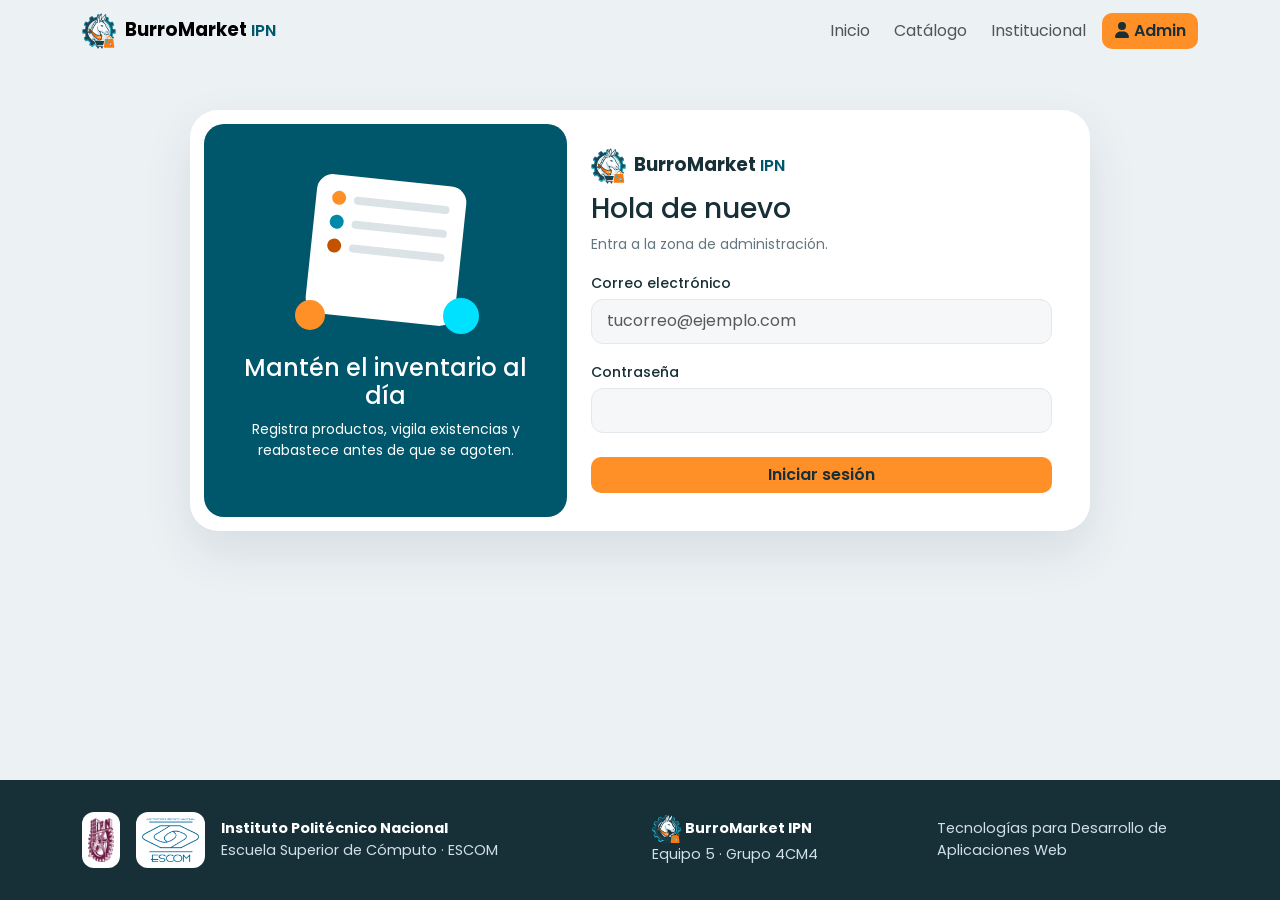
<file: login.html>
<!doctype html>
<html lang="es">
  <head>
    <meta charset="utf-8" />
    <meta name="viewport" content="width=device-width, initial-scale=1" />
    <title>Iniciar sesión | BurroMarket IPN</title>
    <link rel="icon" href="img/logo_tienda.svg" type="image/svg+xml" />
    <link
      href="https://cdn.jsdelivr.net/npm/bootstrap@5.3.3/dist/css/bootstrap.min.css"
      rel="stylesheet"
    />
    <link
      href="https://fonts.googleapis.com/css2?family=Poppins:wght@400;500;600;700&display=swap"
      rel="stylesheet"
    />
    <link href="css/base.css" rel="stylesheet" />
    <link href="css/componentes.css" rel="stylesheet" />
    <link href="css/publico.css" rel="stylesheet" />
    <link href="css/paginas/login.css" rel="stylesheet" />
  </head>
  <body>
    <!-- Barra de navegación (Bootstrap navbar) -->
    <nav class="navbar navbar-expand-lg nav-pub sticky-top">
      <div class="container">
        <a class="navbar-brand marca" href="index.html"
          ><img src="img/logo_tienda.svg" alt="" /> BurroMarket
          <small>IPN</small></a
        >
        <button
          class="navbar-toggler"
          type="button"
          data-bs-toggle="collapse"
          data-bs-target="#menuPub"
          aria-controls="menuPub"
          aria-expanded="false"
          aria-label="Abrir menú"
        >
          <span class="navbar-toggler-icon"></span>
        </button>
        <div class="collapse navbar-collapse" id="menuPub">
          <ul class="navbar-nav ms-auto align-items-lg-center gap-lg-2">
            <li class="nav-item">
              <a class="nav-link" href="index.html">Inicio</a>
            </li>
            <li class="nav-item">
              <a class="nav-link" href="catalogo.html">Catálogo</a>
            </li>
            <li class="nav-item">
              <a class="nav-link" href="index.html#institucional"
                >Institucional</a
              >
            </li>
            <li class="nav-item">
              <a class="btn btn-pr" href="login.html"
                ><img class="icono" src="img/iconos/user.svg" alt="" /> Admin</a
              >
            </li>
          </ul>
        </div>
      </div>
    </nav>

    <main class="container py-4 py-lg-5">
      <!-- Tarjeta dividida: panel de color + formulario -->
      <div class="card split login-card mx-auto">
        <div class="card-body">
          <div class="row g-0">
            <div class="col-lg-5 order-lg-1 order-2">
              <div class="card lado h-100">
                <div class="card-body">
                  <div class="ilu" aria-hidden="true">
                    <div class="hoja"><i></i><i></i><i></i></div>
                    <b class="b1"></b><b class="b2"></b>
                  </div>
                  <h2 class="h4 mt-4">Mantén el inventario al día</h2>
                  <p class="small mb-0">
                    Registra productos, vigila existencias y reabastece antes de
                    que se agoten.
                  </p>
                </div>
              </div>
            </div>
            <div class="col-lg-7 order-lg-2 order-1 p-3 p-md-4">
              <div class="marca mb-2">
                <img src="img/logo_tienda.svg" alt="" /> BurroMarket
                <small>IPN</small>
              </div>
              <h1 class="h3">Hola de nuevo</h1>
              <p class="muted small">Entra a la zona de administración.</p>
              <form action="panel.html" method="get" novalidate>
                <div class="mb-3">
                  <label for="correo">Correo electrónico</label>
                  <input
                    class="form-control"
                    type="email"
                    id="correo"
                    name="correo"
                    placeholder="tucorreo@ejemplo.com"
                    autocomplete="username"
                  />
                </div>
                <div class="mb-3">
                  <label for="clave">Contraseña</label>
                  <input
                    class="form-control"
                    type="password"
                    id="clave"
                    name="clave"
                    autocomplete="current-password"
                  />
                </div>
                <button class="btn btn-pr w-100 mt-2">Iniciar sesión</button>
              </form>
            </div>
          </div>
        </div>
      </div>
    </main>

    <!-- Pie de página -->
    <footer class="pie">
      <div class="container">
        <div class="row g-4 align-items-center">
          <div class="col-lg-6 d-flex align-items-center gap-3">
            <img
              src="img/ipn.png"
              alt="Escudo del Instituto Politécnico Nacional"
            />
            <img
              src="img/escom.png"
              alt="Logo de la Escuela Superior de Cómputo"
            />
            <div>
              <b>Instituto Politécnico Nacional</b><br />Escuela Superior de
              Cómputo · ESCOM
            </div>
          </div>
          <div class="col-lg-3">
            <img class="pie-logo" src="img/logo_tienda.svg" alt="" />
            <b>BurroMarket IPN</b><br />Equipo 5 · Grupo 4CM4
          </div>
          <div class="col-lg-3">
            Tecnologías para Desarrollo de Aplicaciones Web
          </div>
        </div>
      </div>
    </footer>

    <script src="https://cdn.jsdelivr.net/npm/bootstrap@5.3.3/dist/js/bootstrap.bundle.min.js"></script>
    <script src="js/login.js"></script>
  </body>
</html>
</file>
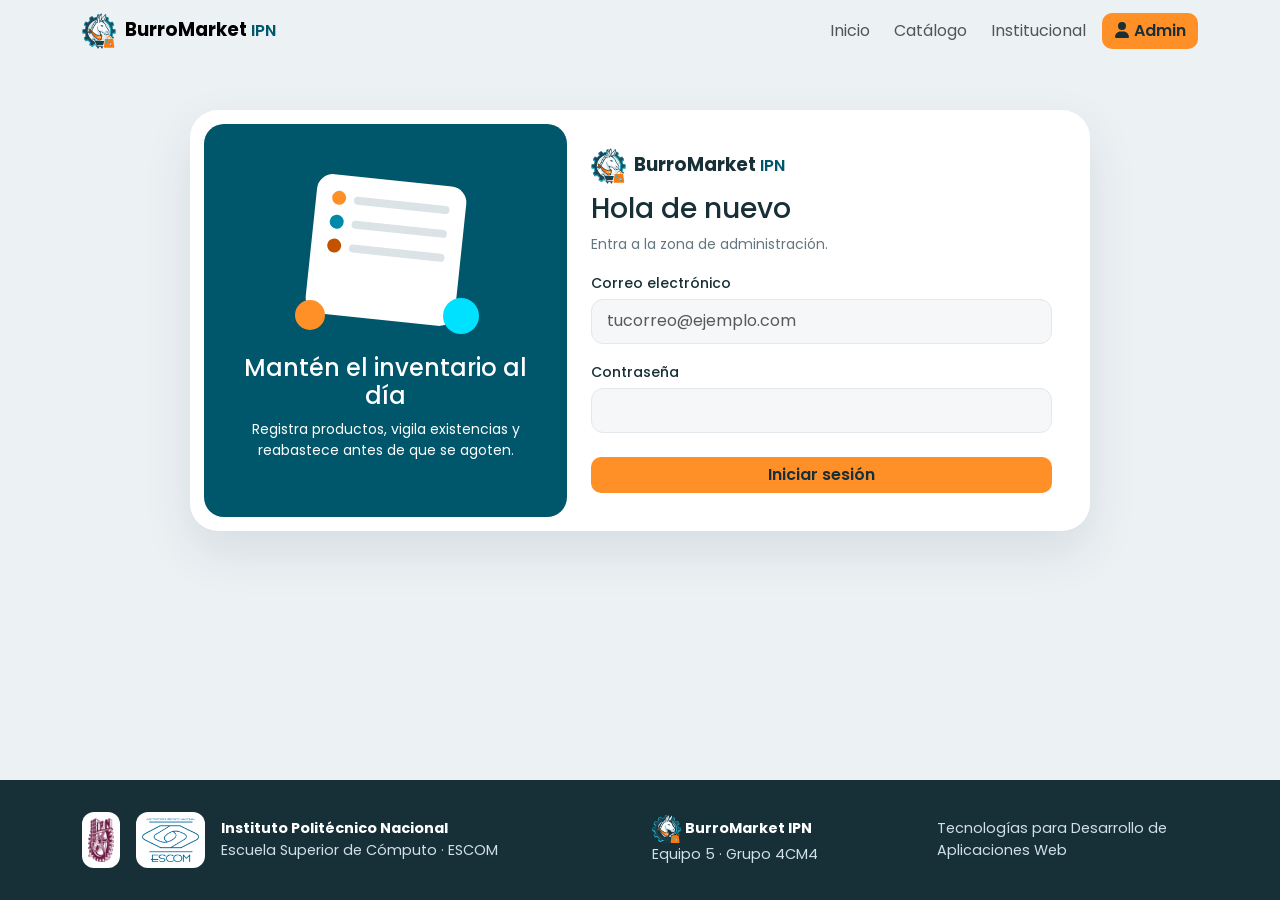
<file: panel.html>
<!doctype html>
<html lang="es">
  <head>
    <meta charset="utf-8" />
    <meta name="viewport" content="width=device-width, initial-scale=1" />
    <title>Dashboard | BurroMarket IPN</title>
    <link rel="icon" href="img/logo_tienda.svg" type="image/svg+xml" />
    <link
      href="https://cdn.jsdelivr.net/npm/bootstrap@5.3.3/dist/css/bootstrap.min.css"
      rel="stylesheet"
    />
    <link
      href="https://fonts.googleapis.com/css2?family=Poppins:wght@400;500;600;700&display=swap"
      rel="stylesheet"
    />
    <link href="css/base.css" rel="stylesheet" />
    <link href="css/componentes.css" rel="stylesheet" />
    <link href="css/admin.css" rel="stylesheet" />
    <link href="css/paginas/panel.css" rel="stylesheet" />
    <script src="js/sesion.js"></script>
  </head>
  <body>
    <div class="admin d-lg-flex">
      <!-- Barra lateral (Bootstrap nav-pills) -->
      <aside class="sidebar d-flex flex-column">
        <a
          class="marca d-block mb-3 px-2 text-decoration-none text-reset"
          href="index.html"
          ><img src="img/logo_tienda.svg" alt="" /> BurroMarket
          <small>IPN</small></a
        >
        <nav class="nav nav-pills menu flex-nowrap">
          <a class="nav-link active" aria-current="page" href="panel.html"
            ><span class="caja"
              ><img class="icono" src="img/iconos/house.svg" alt="" /></span
            >Dashboard</a
          >
          <a class="nav-link" href="registro-producto.html"
            ><span class="caja"
              ><img
                class="icono"
                src="img/iconos/square-plus.svg"
                alt="" /></span
            >Registrar producto</a
          >
          <a class="nav-link" href="inventario.html"
            ><span class="caja"
              ><img class="icono" src="img/iconos/table.svg" alt="" /></span
            >Inventario</a
          >
          <a class="nav-link" href="existencias-bajas.html"
            ><span class="caja"
              ><img
                class="icono"
                src="img/iconos/triangle-exclamation.svg"
                alt="" /></span
            >Existencias bajas
            <span class="badge rounded-pill text-bg-danger ms-auto">4</span></a
          >
          <div class="side-lab d-none d-lg-block">Cuenta</div>
          <a class="nav-link" href="catalogo.html"
            ><span class="caja"
              ><img class="icono" src="img/iconos/store.svg" alt="" /></span
            >Ver tienda</a
          >
          <a class="nav-link" href="index.html"
            ><span class="caja"
              ><img
                class="icono"
                src="img/iconos/right-from-bracket.svg"
                alt="" /></span
            >Cerrar sesión</a
          >
        </nav>
        <div class="card ayuda mt-auto d-none d-lg-block">
          <div class="card-body">
            <b>¿Necesitas ayuda?</b>
            <p class="small mb-2">
              Revisa cómo se ve el catálogo para los estudiantes.
            </p>
            <a class="btn btn-light btn-sm w-100" href="catalogo.html"
              >Ver catálogo</a
            >
          </div>
        </div>
      </aside>

      <main class="contenido">
        <!-- Barra superior: ruta, título, buscador y usuario -->
        <header class="top">
          <div>
            <div class="crumb">Páginas / Dashboard</div>
            <h1 class="h4 m-0">Dashboard</h1>
          </div>
          <div class="d-flex align-items-center gap-3">
            <span class="small"
              ><img class="icono" src="img/iconos/circle-user.svg" alt="" />
              Administrador</span
            >
          </div>
        </header>

        <!-- Indicadores -->
        <div class="row g-3 mb-3">
          <div class="col-md-4">
            <a class="card stat s-orange" href="inventario.html"
              ><div class="card-body">
                <span class="ic"
                  ><img class="icono" src="img/iconos/box.svg" alt="" /></span
                ><b>18</b>Total de productos
              </div></a
            >
          </div>
          <div class="col-md-4">
            <a class="card stat s-dark" href="inventario.html"
              ><div class="card-body">
                <span class="ic"
                  ><img class="icono" src="img/iconos/coins.svg" alt="" /></span
                ><b>$46,700.00</b>Valor del inventario
              </div></a
            >
          </div>
          <div class="col-md-4">
            <a class="card stat s-rust" href="existencias-bajas.html"
              ><div class="card-body">
                <span class="ic"
                  ><img
                    class="icono"
                    src="img/iconos/triangle-exclamation.svg"
                    alt="" /></span
                ><b>4</b>Existencias bajas
              </div></a
            >
          </div>
        </div>

        <div class="row g-3">
          <!-- Existencias bajas -->
          <div class="col-lg-8">
            <section class="card h-100">
              <div class="card-body">
                <h2 class="card-title h6 mb-3">Existencias bajas</h2>
                <table class="table table-striped align-middle mb-0">
                  <caption class="visually-hidden">
                    Productos con existencias bajas
                  </caption>
                  <thead>
                    <tr>
                      <th scope="col">Producto</th>
                      <th scope="col">Código</th>
                      <th scope="col" class="text-end">Existencias</th>
                    </tr>
                  </thead>
                  <tbody>
                    <tr>
                      <td>Bata de laboratorio blanca</td>
                      <td>LAB001</td>
                      <td class="text-end">
                        <span class="badge rounded-2 b-rojo fs-6 px-3 py-2"
                          >2 pzas</span
                        >
                      </td>
                    </tr>
                    <tr>
                      <td>Set de plumas y marcatextos</td>
                      <td>PAP003</td>
                      <td class="text-end">
                        <span class="badge rounded-2 b-rojo fs-6 px-3 py-2"
                          >3 pzas</span
                        >
                      </td>
                    </tr>
                    <tr>
                      <td>Gorra bordada IPN</td>
                      <td>ROP003</td>
                      <td class="text-end">
                        <span class="badge rounded-2 b-rojo fs-6 px-3 py-2"
                          >4 pzas</span
                        >
                      </td>
                    </tr>
                    <tr>
                      <td>Calculadora científica</td>
                      <td>ELE001</td>
                      <td class="text-end">
                        <span class="badge rounded-2 b-rojo fs-6 px-3 py-2"
                          >5 pzas</span
                        >
                      </td>
                    </tr>
                  </tbody>
                </table>
                <a
                  class="btn btn-az rounded-2 px-4 mt-3"
                  href="existencias-bajas.html"
                  >Ver todas (4)</a
                >
              </div>
            </section>
          </div>

          <!-- Acceso rápido -->
          <div class="col-lg-4">
            <section class="card lado acceso h-100">
              <div class="card-body align-items-stretch text-start">
                <h2 class="h6 mb-4">Acceso rápido</h2>
                <a class="btn btn-pr mb-2" href="registro-producto.html"
                  ><img class="icono" src="img/iconos/plus.svg" alt="" />
                  Registrar producto</a
                >
                <a class="btn btn-light" href="inventario.html"
                  ><img class="icono" src="img/iconos/table.svg" alt="" /> Ver
                  inventario</a
                >
              </div>
            </section>
          </div>
        </div>

        <!-- Últimos productos registrados -->
        <section class="card mt-3">
          <div class="card-body">
            <h2 class="card-title h6 mb-3">Últimos productos registrados</h2>
            <div class="table-responsive">
              <table class="table table-striped align-middle mb-0">
                <caption class="visually-hidden">
                  Últimos cinco productos registrados
                </caption>
                <thead>
                  <tr>
                    <th scope="col">Producto</th>
                    <th scope="col">Categoría</th>
                    <th scope="col">Precio</th>
                    <th scope="col">Existencias</th>
                  </tr>
                </thead>
                <tbody>
                  <tr>
                    <td>Llavero escudo IPN</td>
                    <td>Accesorios y souvenirs</td>
                    <td>$35.00</td>
                    <td>50 pzas</td>
                  </tr>
                  <tr>
                    <td>Mochila institucional</td>
                    <td>Accesorios y souvenirs</td>
                    <td>$480.00</td>
                    <td>7 pzas</td>
                  </tr>
                  <tr>
                    <td>Termo guinda con logo</td>
                    <td>Accesorios y souvenirs</td>
                    <td>$190.00</td>
                    <td>11 pzas</td>
                  </tr>
                  <tr>
                    <td>Kit de herramientas para electrónica</td>
                    <td>Laboratorio y taller</td>
                    <td>$260.00</td>
                    <td>15 pzas</td>
                  </tr>
                  <tr>
                    <td>Multímetro digital</td>
                    <td>Laboratorio y taller</td>
                    <td>$350.00</td>
                    <td>9 pzas</td>
                  </tr>
                </tbody>
              </table>
            </div>
          </div>
        </section>

        <footer class="pie">
          <div class="small text-center">
            Instituto Politécnico Nacional · ESCOM · BurroMarket IPN, Equipo 5 ·
            4CM4
          </div>
        </footer>
      </main>
    </div>
  </body>
</html>
</file>
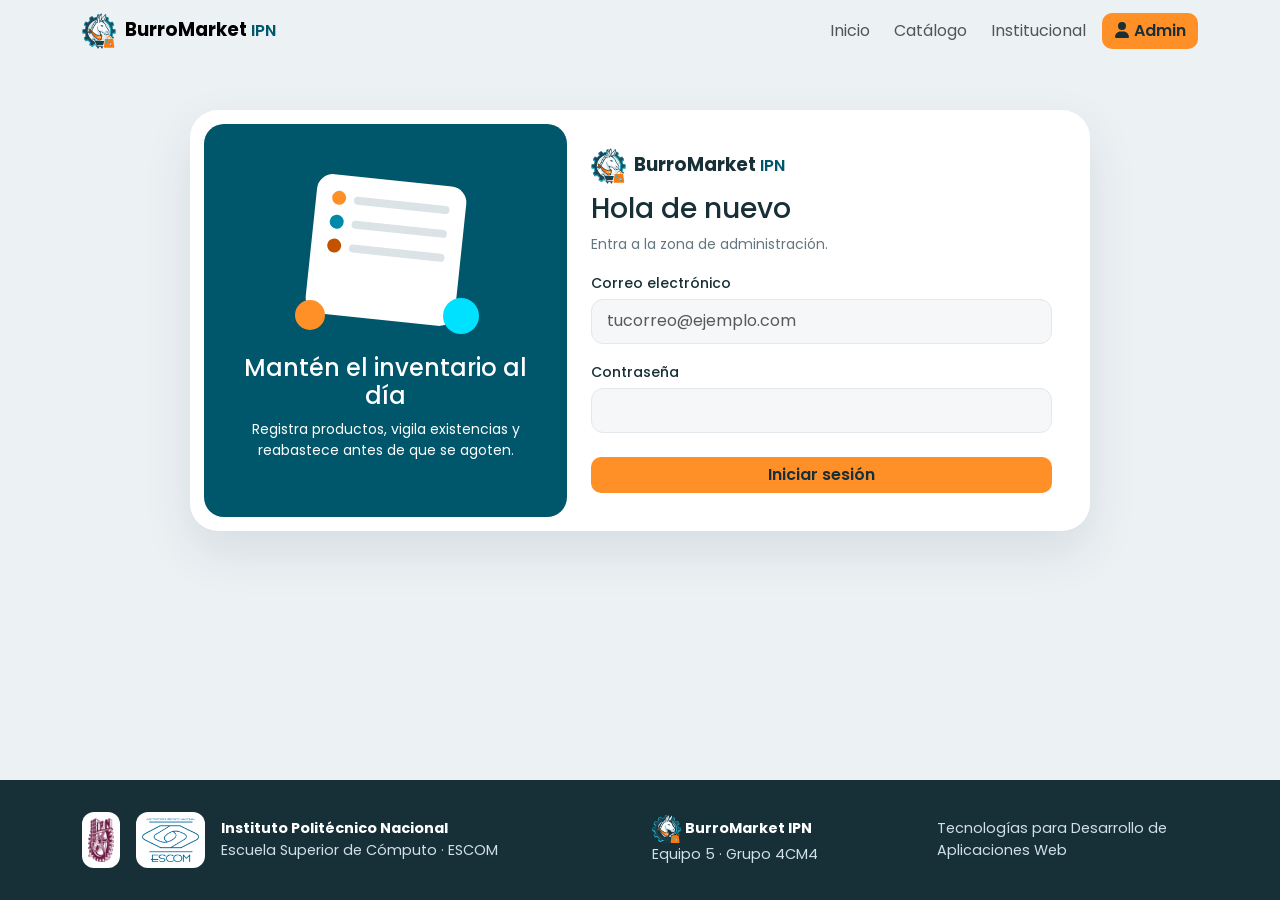
<file: registro-producto.html>
<!doctype html>
<html lang="es">
  <head>
    <meta charset="utf-8" />
    <meta name="viewport" content="width=device-width, initial-scale=1" />
    <title>Registrar producto | BurroMarket IPN</title>
    <link rel="icon" href="img/logo_tienda.svg" type="image/svg+xml" />
    <link
      href="https://cdn.jsdelivr.net/npm/bootstrap@5.3.3/dist/css/bootstrap.min.css"
      rel="stylesheet"
    />
    <link
      href="https://fonts.googleapis.com/css2?family=Poppins:wght@400;500;600;700&display=swap"
      rel="stylesheet"
    />
    <link href="css/base.css" rel="stylesheet" />
    <link href="css/componentes.css" rel="stylesheet" />
    <link href="css/admin.css" rel="stylesheet" />
    <link href="css/paginas/registro-producto.css" rel="stylesheet" />
    <script src="js/sesion.js"></script>
  </head>
  <body>
    <div class="admin d-lg-flex">
      <!-- Barra lateral (Bootstrap nav-pills) -->
      <aside class="sidebar d-flex flex-column">
        <a
          class="marca d-block mb-3 px-2 text-decoration-none text-reset"
          href="index.html"
          ><img src="img/logo_tienda.svg" alt="" /> BurroMarket
          <small>IPN</small></a
        >
        <nav class="nav nav-pills menu flex-nowrap">
          <a class="nav-link" href="panel.html"
            ><span class="caja"
              ><img class="icono" src="img/iconos/house.svg" alt="" /></span
            >Dashboard</a
          >
          <a
            class="nav-link active"
            aria-current="page"
            href="registro-producto.html"
            ><span class="caja"
              ><img
                class="icono"
                src="img/iconos/square-plus.svg"
                alt="" /></span
            >Registrar producto</a
          >
          <a class="nav-link" href="inventario.html"
            ><span class="caja"
              ><img class="icono" src="img/iconos/table.svg" alt="" /></span
            >Inventario</a
          >
          <a class="nav-link" href="existencias-bajas.html"
            ><span class="caja"
              ><img
                class="icono"
                src="img/iconos/triangle-exclamation.svg"
                alt="" /></span
            >Existencias bajas
            <span class="badge rounded-pill text-bg-danger ms-auto">4</span></a
          >
          <div class="side-lab d-none d-lg-block">Cuenta</div>
          <a class="nav-link" href="catalogo.html"
            ><span class="caja"
              ><img class="icono" src="img/iconos/store.svg" alt="" /></span
            >Ver tienda</a
          >
          <a class="nav-link" href="index.html"
            ><span class="caja"
              ><img
                class="icono"
                src="img/iconos/right-from-bracket.svg"
                alt="" /></span
            >Cerrar sesión</a
          >
        </nav>
        <div class="card ayuda mt-auto d-none d-lg-block">
          <div class="card-body">
            <b>¿Necesitas ayuda?</b>
            <p class="small mb-2">
              Revisa cómo se ve el catálogo para los estudiantes.
            </p>
            <a class="btn btn-light btn-sm w-100" href="catalogo.html"
              >Ver catálogo</a
            >
          </div>
        </div>
      </aside>

      <main class="contenido">
        <!-- Barra superior: ruta, título, buscador y usuario -->
        <header class="top">
          <div>
            <div class="crumb">Páginas / Registrar producto</div>
            <h1 class="h4 m-0">Registrar producto</h1>
          </div>
          <div class="d-flex align-items-center gap-3">
            <span class="small"
              ><img class="icono" src="img/iconos/circle-user.svg" alt="" />
              Administrador</span
            >
          </div>
        </header>

        <!-- Tarjeta dividida: formulario + panel con imagen -->
        <div class="card split">
          <div class="card-body">
            <div class="row g-0">
              <div class="col-lg-7 p-3 p-md-4">
                <h2 class="h5">Nuevo producto</h2>
                <p class="muted small">Todos los campos son obligatorios.</p>
                <form
                  id="formRegistroProducto"
                  action="registro-producto.html"
                  method="get"
                  enctype="multipart/form-data"
                  novalidate
                >
                  <div class="row g-3">
                    <div class="col-md-6">
                      <label for="categoria">Categoría</label>
                      <select
                        class="form-select"
                        id="categoria"
                        name="categoria"
                      >
                        <option value="">Elige una opción</option>
                        <option value="ROP">Ropa institucional (ROP)</option>
                        <option value="PAP">Papelería y dibujo (PAP)</option>
                        <option value="ELE">Electrónica y cómputo (ELE)</option>
                        <option value="LAB">Laboratorio y taller (LAB)</option>
                        <option value="ACC">
                          Accesorios y souvenirs (ACC)
                        </option>
                      </select>
                    </div>
                    <div class="col-md-6">
                      <label for="codigo">Código</label>
                      <input
                        class="form-control"
                        id="codigo"
                        name="codigo"
                        placeholder="Ej. PAP005"
                        maxlength="6"
                      />
                    </div>
                    <div class="col-12">
                      <label for="nombre">Nombre del producto</label>
                      <input
                        class="form-control"
                        id="nombre"
                        name="nombre"
                        placeholder="3 a 60 letras"
                      />
                    </div>
                    <div class="col-md-6">
                      <label for="precio">Precio (MXN)</label>
                      <input
                        class="form-control"
                        type="number"
                        step="0.01"
                        id="precio"
                        name="precio"
                        placeholder="Ej. 99.50"
                      />
                    </div>
                    <div class="col-md-6">
                      <label for="existencias">Existencias</label>
                      <input
                        class="form-control"
                        type="number"
                        step="1"
                        id="existencias"
                        name="existencias"
                        placeholder="0 a 10,000"
                      />
                    </div>
                    <div class="col-12">
                      <label for="descripcion"
                        >Descripción
                        <span class="muted">(10 a 200 caracteres)</span></label
                      >
                      <textarea
                        class="form-control"
                        id="descripcion"
                        name="descripcion"
                        rows="3"
                      ></textarea>
                      <small class="muted" id="contadorDescripcion">0 / 200</small>
                    </div>
                    <div class="col-12">
                      <label for="imagen"
                        >Imagen (JPG, PNG o WEBP, máx. 2 MB)</label
                      >
                      <input
                        class="form-control"
                        type="file"
                        id="imagen"
                        name="imagen"
                        accept=".jpg,.jpeg,.png,.webp"
                      />
                    </div>
                  </div>
                  <!-- Mensajes de validación (los llena js/validar-producto.js) -->
                  <div
                    id="alertaValidacion"
                    class="alert alert-danger py-2 px-3 small mt-3 mb-0 d-none"
                    role="alert"
                  ></div>
                  <button class="btn btn-pr w-100 mt-3">
                    Guardar producto
                  </button>
                </form>
              </div>

              <!-- Panel de color con imagen ilustrativa -->
              <div class="col-lg-5">
                <div class="card lado h-100">
                  <div class="card-body">
                    <img
                      class="img-registro"
                      src="img/registro-producto.svg"
                      alt="Ilustración de una caja y una lista de registro"
                    />
                    <h2 class="h5 mt-4">Registra tus productos</h2>
                    <p class="small">
                      Cuando guardes el producto se abrirá una ventana con todos
                      sus datos y la confirmación del registro.
                    </p>
                    <a class="btn btn-light btn-sm" href="inventario.html"
                      >Ver en inventario</a
                    >
                  </div>
                </div>
              </div>
            </div>
          </div>
        </div>

        <!-- Ventana emergente: producto registrado (la llena js/validar-producto.js) -->
        <div
          class="modal fade"
          id="modalRegistro"
          tabindex="-1"
          aria-labelledby="modalRegistroTitulo"
          aria-hidden="true"
        >
          <div class="modal-dialog modal-dialog-centered modal-dialog-scrollable">
            <div class="modal-content popup">
              <button
                type="button"
                class="btn-close ms-auto"
                data-bs-dismiss="modal"
                aria-label="Cerrar"
              ></button>
              <div class="text-center">
                <span class="exito-ic mx-auto mb-2"
                  ><img
                    class="icono"
                    src="img/iconos/clipboard-check.svg"
                    alt=""
                /></span>
                <h2 class="h4 mb-1" id="modalRegistroTitulo">
                  ¡Producto registrado exitosamente!
                </h2>
                <p class="muted small">Estos son los datos que se guardaron:</p>
              </div>
              <img
                id="prevImagenVista"
                class="foto mb-3"
                src=""
                alt="Vista previa de la imagen del producto"
              />
              <dl class="row resumen-registro small mb-4">
                <dt class="col-5">Categoría</dt>
                <dd class="col-7" id="prevCategoria"></dd>
                <dt class="col-5">Código</dt>
                <dd class="col-7" id="prevCodigo"></dd>
                <dt class="col-5">Nombre</dt>
                <dd class="col-7" id="prevNombre"></dd>
                <dt class="col-5">Precio</dt>
                <dd class="col-7" id="prevPrecio"></dd>
                <dt class="col-5">Existencias</dt>
                <dd class="col-7" id="prevExistencias"></dd>
                <dt class="col-5">Descripción</dt>
                <dd class="col-7" id="prevDescripcion"></dd>
                <dt class="col-5">Imagen</dt>
                <dd class="col-7 text-break" id="prevImagen"></dd>
              </dl>
              <div class="d-flex gap-2">
                <a class="btn btn-out w-50" href="inventario.html"
                  >Ver inventario</a
                >
                <button
                  type="button"
                  class="btn btn-pr w-50"
                  data-bs-dismiss="modal"
                >
                  Registrar otro
                </button>
              </div>
            </div>
          </div>
        </div>

        <footer class="pie">
          <div class="small text-center">
            Instituto Politécnico Nacional · ESCOM · BurroMarket IPN, Equipo 5 ·
            4CM4
          </div>
        </footer>
      </main>
    </div>
    <script src="https://cdn.jsdelivr.net/npm/bootstrap@5.3.3/dist/js/bootstrap.bundle.min.js"></script>
    <script src="js/validar-producto.js"></script>
  </body>
</html>
</file>
<file: css/publico.css>
/* Zona pública: barra de navegación superior (.navbar) y pie de página.
   (index.html, catalogo.html y login.html) */

/* El pie de página al final de la pantalla, aunque la página sea corta */
body {
  min-height: 100vh;
  display: flex;
  flex-direction: column;
}
main {
  flex: 1;
}

/* Barra de navegación superior */
.nav-pub {
  background: var(--bg);
}
.nav-link.active {
  color: var(--teal-d) !important;
  font-weight: 600;
}

/* Pie de página */
.pie {
  background: var(--ink);
  color: #cfe0e6;
  padding: 2rem 0;
  margin-top: 3rem;
  font-size: 0.9rem;
}
.pie b {
  color: #fff;
}
.pie img {
  height: 56px;
  background: #fff;
  border-radius: 12px;
  padding: 6px;
}
.pie .pie-logo {
  height: 30px;
  background: none;
  border-radius: 0;
  padding: 0;
}
</file>
<file: css/paginas/inicio.css>
/* index.html */

/* Presentación */
.hero h1 {
  font-size: clamp(2rem, 5vw, 3.1rem);
  line-height: 1.15;
}
.hero-art {
  min-height: 340px;
}
.mini {
  --bs-card-border-radius: 14px;
  --bs-card-spacer-x: 0.6rem;
  --bs-card-spacer-y: 0.6rem;
  font-size: 0.82rem;
  color: var(--muted);
  box-shadow: none;
}
.mini b {
  display: block;
  font-size: 1.5rem;
  color: var(--ink);
}

/* Íconos de colores (tarjetas «Lo que puedes hacer» y oferta académica) */
.ico {
  flex: none;
  width: 44px;
  height: 44px;
  border-radius: 12px;
  display: grid;
  place-items: center;
  color: #fff;
  font-size: 1.2rem;
}

/* Carrusel de ofertas (.carousel de Bootstrap) */
.ofertas {
  border-radius: var(--r);
  overflow: hidden;
  box-shadow: 0 8px 24px rgba(23, 47, 55, 0.15);
}
.ofertas .carousel-item img {
  height: clamp(320px, 36vw, 420px);
  object-fit: cover;
  object-position: right center;
}
.ofertas .carousel-control-prev,
.ofertas .carousel-control-next {
  width: 7%;
}
.ofertas .carousel-item::before {
  content: "";
  position: absolute;
  inset: 0;
  z-index: 1;
  background: rgba(23, 47, 55, 0.12);
}
.ofertas .carousel-caption {
  z-index: 2;
  top: 50%;
  bottom: auto;
  left: 10%;
  right: auto;
  width: min(520px, 50%);
  transform: translateY(-50%);
  text-align: left;
  padding: 0;
}
.ofertas h3 {
  font-size: clamp(1.4rem, 3vw, 2.1rem);
  font-weight: 700;
  margin-bottom: 0.4rem;
}
.etiqueta-oferta {
  --bs-badge-font-size: 0.8rem;
  --bs-badge-font-weight: 700;
  background: var(--orange);
  color: var(--ink);
  margin-bottom: 0.6rem;
}
.precio-anterior {
  opacity: 0.8;
  margin-right: 0.4rem;
}
.precio-oferta {
  font-size: 1.8rem;
  font-weight: 700;
}
@media (max-width: 575.98px) {
  .ofertas .carousel-caption {
    left: 12%;
    width: 76%;
  }
}

/* Apartado institucional */
.lema {
  background: var(--orange);
  color: var(--ink);
  box-shadow: none;
}
.lema .card-body {
  display: flex;
  flex-direction: column;
  justify-content: center;
}
.lema .icono {
  font-size: 2.8rem;
  line-height: 1;
}
.lema-texto {
  font-size: 1.6rem;
  font-weight: 700;
  font-style: italic;
  line-height: 1.25;
  margin: 0 0 0.4rem;
}
/* Cada institución usa su color institucional (--inst) */
.inst-ipn {
  --inst: var(--guinda);
}
.inst-escom {
  --inst: var(--teal-d);
}
.inst-card {
  overflow: hidden;
}
.inst-head {
  display: flex;
  align-items: center;
  gap: 1.5rem;
  background: var(--inst);
  color: #fff;
  padding: 1.75rem 2rem;
}
.inst-head p {
  margin: 0;
  line-height: 1.6;
}
.inst-logo {
  height: 88px;
  width: auto;
  flex: none;
  background: #fff;
  border-radius: 16px;
  padding: 8px;
}
.inst-body {
  padding: 2rem;
}
.inst-sub {
  font-size: 0.8rem;
  text-transform: uppercase;
  letter-spacing: 0.08em;
  color: var(--inst);
  font-weight: 700;
  margin: 0 0 0.75rem;
}

/* Misión y Visión */
.mv {
  height: 100%;
  background: #f5f7f8;
  border-radius: 16px;
  padding: 1.6rem;
}
.mv-ico {
  width: 42px;
  height: 42px;
  border-radius: 50%;
  display: grid;
  place-items: center;
  background: var(--inst);
  color: #fff;
  font-size: 1.15rem;
  margin-bottom: 0.9rem;
}
.mv-vision .mv-ico {
  background: var(--orange);
  color: var(--ink);
}
.mv-vision .mv-ico .icono {
  filter: none;
}
.mv h4 {
  font-size: 1.15rem;
  font-weight: 700;
  margin: 0 0 0.6rem;
}
.mv p {
  font-size: 1rem;
  line-height: 1.75;
  margin: 0;
}

/* Pestañas «IPN | ESCOM» (.nav-pills de Bootstrap) */
.inst-tabs {
  display: inline-flex;
  gap: 0.4rem;
  background: #fff;
  border-radius: 999px;
  padding: 0.4rem;
  box-shadow: 0 4px 18px rgba(23, 47, 55, 0.08);
}
.inst-tabs .nav-link {
  border-radius: 999px;
  color: var(--ink);
  font-weight: 600;
  padding: 0.65rem 1.5rem;
}
.inst-tabs .nav-link.active {
  color: #fff !important;
}
.tab-ipn {
  --bs-nav-pills-link-active-bg: var(--guinda);
}
.tab-escom {
  --bs-nav-pills-link-active-bg: var(--teal-d);
}
@media (max-width: 575.98px) {
  .inst-head {
    flex-direction: column;
    align-items: flex-start;
    padding: 1.4rem;
  }
  .inst-body {
    padding: 1.25rem;
  }
}
.oferta-card {
  --bs-card-bg: #f5f7f8;
  --bs-card-spacer-y: 0.9rem;
  box-shadow: none;
}
.oferta-card b {
  font-size: 0.95rem;
  line-height: 1.3;
}
.equipo-mini {
  max-width: 340px;
  box-shadow: 0 4px 18px rgba(23, 47, 55, 0.06);
}
</file>
<file: css/paginas/catalogo.css>
/* catalogo.html */

/* Tarjeta de producto (.card con borde que aparece al pasar el cursor) */
.prod {
  --bs-card-border-width: 3px;
  --bs-card-border-color: transparent;
  --bs-card-spacer-x: 0.8rem;
  --bs-card-spacer-y: 0.8rem;
  transition:
    transform 0.2s,
    border-color 0.2s,
    box-shadow 0.2s;
}
.prod:hover {
  border-color: var(--teal);
  transform: translateY(-4px);
  box-shadow: 0 16px 30px rgba(0, 137, 169, 0.18);
}
.prod h2 {
  font-size: 1rem;
  font-weight: 600;
  margin: 0.8rem 0 0.1rem;
}
.precio {
  font-weight: 700;
  font-size: 1.15rem;
}
.badge-of {
  --bs-badge-padding-x: 0.6rem;
  --bs-badge-font-weight: 700;
  position: absolute;
  top: 1.2rem;
  left: 1.2rem;
  z-index: 1;
  background: var(--orange);
  color: var(--ink);
}
</file>
<file: css/admin.css>
/* Zona de administración: barra lateral (.nav-pills), barra superior,
   indicadores (.card) y tablas (.table).
   (registro-producto, inventario y existencias-bajas) */

/* Barra lateral: menú con los estilos de Bootstrap .nav-pills */
.sidebar {
  padding: 1rem;
}
.menu {
  --bs-nav-link-color: var(--ink);
  --bs-nav-link-hover-color: var(--ink);
  --bs-nav-link-padding-x: 0.6rem;
  --bs-nav-link-padding-y: 0.45rem;
  --bs-nav-link-font-size: 0.92rem;
  --bs-nav-link-font-weight: 500;
  --bs-nav-pills-border-radius: 12px;
  --bs-nav-pills-link-active-bg: #fff;
  --bs-nav-pills-link-active-color: var(--ink);
  flex-direction: column;
  gap: 0.3rem;
}
.menu .nav-link {
  display: flex;
  align-items: center;
  gap: 0.7rem;
  white-space: nowrap;
}
.menu .nav-link .caja {
  width: 34px;
  height: 34px;
  display: grid;
  place-items: center;
  background: #fff;
  border-radius: 10px;
}
.menu .nav-link.active {
  font-weight: 600;
  box-shadow: 0 2px 8px rgba(23, 47, 55, 0.08);
}
.menu .nav-link.active .caja {
  background: var(--orange);
  color: #fff;
}
.menu .nav-link.active .icono {
  filter: var(--icono-blanco);
}
.side-lab {
  font-size: 0.8rem;
  color: var(--muted);
  margin: 1rem 0.6rem 0.2rem;
}
.ayuda {
  --bs-card-spacer-x: 1rem;
  --bs-card-spacer-y: 1rem;
  background: var(--teal-d);
  color: #fff;
  box-shadow: none;
}
.contenido {
  padding: 1rem;
}

/* Barra superior de cada página */
.top {
  display: flex;
  justify-content: space-between;
  align-items: center;
  gap: 1rem;
  flex-wrap: wrap;
  margin-bottom: 1.25rem;
}
.crumb {
  font-size: 0.82rem;
  color: var(--muted);
}

/* Pie de página de la zona de administración */
.pie {
  margin-top: auto;
  padding-top: 1.5rem;
}
.pie > div {
  background: var(--ink);
  color: #cfe0e6;
  border-radius: var(--r);
  padding: 0.9rem 1.25rem;
}

/* En móvil el menú es una barra horizontal con desplazamiento,
   en escritorio la barra queda fija a la izquierda */
@media (max-width: 991.98px) {
  .menu {
    flex-direction: row;
    overflow-x: auto;
  }
}
@media (min-width: 992px) {
  .sidebar {
    flex: 0 0 255px;
    position: sticky;
    top: 0;
    height: 100vh;
  }
  .contenido {
    flex: 1;
    min-width: 0;
    padding: 1.5rem 1.5rem 1rem;
    display: flex;
    flex-direction: column;
    min-height: 100vh;
  }
}

/* Indicadores: tarjetas (.card) de color */
.stat {
  --bs-card-spacer-x: 1.2rem;
  --bs-card-spacer-y: 1rem;
  color: #fff;
  text-decoration: none;
  box-shadow: none;
  transition: transform 0.15s;
}
a.stat:hover {
  transform: translateY(-3px);
  color: #fff;
}
.stat .ic {
  width: 34px;
  height: 34px;
  border-radius: 50%;
  background: #fff;
  color: var(--ink);
  display: grid;
  place-items: center;
}
.stat b {
  display: block;
  font-size: 1.7rem;
  font-weight: 700;
  margin-top: 0.6rem;
  line-height: 1.1;
}
.s-orange {
  background: var(--orange);
  color: var(--ink);
}
a.s-orange:hover {
  color: var(--ink);
}
.s-dark {
  background: var(--ink);
}
.s-teal {
  background: var(--teal);
}
.s-rust {
  background: var(--rust);
}

/* Tabla (.table) de panel e inventario */
.tabla {
  --bs-table-bg: transparent;
  margin: 0;
}
.tabla th {
  font-weight: 600;
  border-bottom: 1px solid #e5eaed;
}
.tabla td,
.tabla th {
  vertical-align: middle;
}
.tabla caption {
  caption-side: top;
  color: var(--muted);
  font-size: 0.85rem;
  padding: 0 0 0.6rem;
}
</file>
<file: css/paginas/existencias-bajas.css>
/* existencias-bajas.html */

/* Lista de productos por agotarse */
.lista-bajas .list-group-item {
  flex-wrap: wrap;
}
.mini-foto {
  flex: none;
  width: 64px;
}
.mini-foto .foto {
  height: 48px;
  font-size: 1.4rem;
}

/* Producto restablecido: leve énfasis y mensaje de reabastecimiento */
.lista-bajas .restablecido {
  background: rgba(0, 137, 169, 0.05);
}
.lista-bajas .nota-reab {
  font-size: 0.8rem;
  color: var(--teal-d);
}
.form-reab-error {
  color: #9a2c0b;
  font-size: 0.85rem;
  margin-top: 0.35rem;
}

/* Tarjetas de existencias bajas */
.bajas-grid .baja {
  --baja-pista: #eef2f4;
}

.bajas-grid .baja .card-body {
  display: flex;
  flex-direction: column;
  gap: 0.9rem;
  padding: clamp(1.1rem, 2vw, 1.6rem);
}

/* Título + etiqueta */
.bajas-grid .baja .baja-top {
  display: flex;
  align-items: flex-start;
  justify-content: space-between;
  gap: 0.75rem;
}
.bajas-grid .baja .baja-nombre {
  font-size: 1.1rem;
  font-weight: 600;
  line-height: 1.3;
  margin: 0;
  color: var(--ink);
}
.bajas-grid .baja .badge {
  flex-shrink: 0;
}

/* Código y categoría */
.bajas-grid .baja .baja-meta {
  font-size: 0.85rem;
  color: var(--ink);
  opacity: 0.65;
  margin: 0;
}

/* Cantidad y mínimo en una fila */
.bajas-grid .baja .baja-cant {
  display: flex;
  align-items: flex-end;
  justify-content: space-between;
  gap: 0.5rem;
  margin-top: 0.4rem;
}
.bajas-grid .baja .baja-cant b {
  font-size: 2rem;
  font-weight: 700;
  line-height: 1;
}
.bajas-grid .baja .baja-cant span {
  font-size: 0.9rem;
  font-weight: 500;
  margin-left: 0.4rem;
  opacity: 0.65;
}
.bajas-grid .baja .baja-cant small {
  font-size: 0.85rem;
  opacity: 0.65;
}

/* Barra */
.bajas-grid .baja .baja-barra {
  height: 0.5rem;
  background: var(--baja-pista);
  border-radius: 999px;
  margin: 0;
}
.bajas-grid .baja .baja-barra .progress-bar {
  border-radius: 999px;
}

/* Botón con aire arriba */
.bajas-grid .baja .btn {
  margin-top: 0.4rem;
  padding-block: 0.7rem;
}

/* Crítico */
.bajas-grid .baja-critico .baja-cant b {
  color: var(--rust);
}
.bajas-grid .baja-critico .progress-bar {
  background: var(--rust);
}
.bajas-grid .b-critico {
  background: #fbd9cf;
  color: #9a2c0b;
}

/* Bajo */
.bajas-grid .baja-bajo .baja-cant b {
  color: #c25200;
}
.bajas-grid .baja-bajo .progress-bar {
  background: var(--orange);
}
</file>
<file: css/paginas/inventario.css>
/* inventario.html) */

/* En pantallas angostas cada fila se convierte en una ficha */
@media (max-width: 768px) {
  .tabla-inventario thead {
    display: none;
  }
  .tabla-inventario caption {
    display: block;
    width: 100%;
  }
  .tabla-inventario,
  .tabla-inventario tbody,
  .tabla-inventario tr,
  .tabla-inventario th,
  .tabla-inventario td {
    display: block;
    width: 100%;
  }
  .tabla-inventario tbody tr {
    border: 1px solid #e5eaed;
    border-radius: 12px;
    padding: 0.5rem 0.8rem;
    margin-bottom: 0.8rem;
  }
  .tabla-inventario tbody tr > * {
    display: flex;
    justify-content: space-between;
    align-items: center;
    gap: 0.8rem;
    padding: 0.35rem 0;
    border: 0;
    text-align: right;
  }
  .tabla-inventario tbody tr > *::before {
    font-weight: 600;
    color: var(--teal-d);
    text-align: left;
  }
  .tabla-inventario tbody tr > :nth-child(1)::before {
    content: "Código";
  }
  .tabla-inventario tbody tr > :nth-child(2)::before {
    content: "Producto";
  }
  .tabla-inventario tbody tr > :nth-child(3)::before {
    content: "Categoría";
  }
  .tabla-inventario tbody tr > :nth-child(4)::before {
    content: "Precio";
  }
  .tabla-inventario tbody tr > :nth-child(5)::before {
    content: "Existencias";
  }
  .tabla-inventario tbody tr > :nth-child(6)::before {
    content: "Valor";
  }
  .tabla-inventario tbody tr > :nth-child(7)::before {
    content: "Estado";
  }
  .tabla-inventario tbody tr > :nth-child(8)::before {
    content: "Acciones";
    margin-right: auto;
  }
  .tabla-inventario .acciones {
    justify-content: flex-end;
  }
}

/* Tarjetas de resumen proporcionales a la pantalla */
.resumen .stat .card-body {
  display: flex;
  align-items: center;
  gap: clamp(0.5rem, 1.5vw, 1rem);
  font-size: clamp(0.8rem, 1.2vw + 0.4rem, 1rem);
  flex-wrap: wrap;
}
.resumen .stat b {
  font-size: clamp(1.1rem, 2vw + 0.5rem, 1.75rem);
  line-height: 1.1;
}

/* Tabla fluida */
.tabla-inventario {
  font-size: clamp(0.78rem, 0.9vw + 0.45rem, 0.95rem);
  width: 100%;
}
.tabla-inventario th,
.tabla-inventario td {
  padding: clamp(0.4rem, 0.8vw, 0.75rem);
  vertical-align: middle;
}

/* En pantallas pequeñas, evita que se rompan las cifras */
@media (max-width: 575.98px) {
  .tabla-inventario td,
  .tabla-inventario th {
    white-space: nowrap;
  }
}


/* Botones de acción (editar / eliminar) */
.tabla-inventario .acciones {
  white-space: nowrap;
  text-align: center;
}
.btn-accion {
  width: 34px;
  height: 34px;
  padding: 0;
  display: inline-grid;
  place-items: center;
  border: 0;
}
.btn-editar {
  background: #d6f0f6;
}
.btn-editar:hover {
  background: var(--teal);
}
.btn-eliminar {
  background: #fbd9cf;
  margin-left: 0.3rem;
}
.btn-eliminar:hover {
  background: var(--rust);
}
.btn-accion:hover .icono {
  filter: var(--icono-blanco);
}

/* Ventana de confirmación para eliminar */
.aviso-eliminar {
  width: 64px;
  height: 64px;
  border-radius: 50%;
  background: #fbd9cf;
  display: grid;
  place-items: center;
  font-size: 1.6rem;
}
.btn-eliminar-confirmar {
  background: var(--rust);
  color: #fff;
  border: 0;
}
.btn-eliminar-confirmar:hover {
  background: #9a2c0b;
  color: #fff;
}
</file>
<file: css/paginas/login.css>
/* login.html */

/* Ancho máximo de la tarjeta dividida */
.login-card {
  max-width: 900px;
}
</file>
<file: css/paginas/panel.css>
/* panel.html */

/* Sección "Acceso rápido" */
.acceso h2 {
  font-size: 1.3rem;
  text-align: center;
}
.acceso .btn {
  padding: 1rem 0.75rem;
  font-size: 1.1rem;
}
</file>
<file: css/paginas/registro-producto.css>
/* registro-producto.html */

/* Imagen del panel de color (sustituye la ilustración hecha con CSS) */
.img-registro {
  width: 100%;
  max-width: 280px;
  height: auto;
}

/* Ventana emergente del producto registrado */
.exito-ic {
  width: 64px;
  height: 64px;
  border-radius: 50%;
  background: #d6f0f6;
  display: grid;
  place-items: center;
  font-size: 1.6rem;
}
.resumen-registro {
  --bs-gutter-x: 0;
  margin-left: 0;
  margin-right: 0;
}
.resumen-registro dd {
  padding-left: 0.8rem !important;
}
.resumen-registro dt {
  font-weight: 600;
  color: var(--teal-d);
}
.resumen-registro dt,
.resumen-registro dd {
  padding: 0.45rem 0;
  margin: 0;
  border-bottom: 1px solid #eef2f4;
}
</file>
<file: css/base.css>
/* Variables de color, tipografía y reglas generales.
   Se carga en todas las páginas, siempre primero (después de Bootstrap) */
:root {
  --teal: #0089a9;
  --teal-d: #00566b;
  --orange: #ff8f27;
  --rust: #c25200;
  --guinda: #6a1342;
  --cyan: #00e1ff;
  --ink: #172f37;
  --bg: #ecf1f4;
  --muted: #66767e;
  --r: 18px;
}
body {
  font-family: "Poppins", sans-serif;
  background: var(--bg);
  color: var(--ink);
}
h1,
h2,
h3 {
  font-weight: 700;
}
a {
  color: var(--teal-d);
}
label {
  font-weight: 500;
  font-size: 0.88rem;
  margin-bottom: 0.3rem;
}
.muted {
  color: var(--muted);
}
:focus-visible {
  outline: 3px solid var(--cyan);
  outline-offset: 2px;
}

@media (prefers-reduced-motion: reduce) {
  * {
    transition: none !important;
  }
}
</file>
<file: css/componentes.css>
/* Personalización de los componentes de Bootstrap que se repiten en
   varias páginas: botones, tarjetas (card), formularios, insignias
   (badge), listas (list-group) */

/* Marca (ícono y nombre de la tienda) */
.marca {
  font-weight: 700;
  font-size: 1.15rem;
}
.marca img {
  height: 36px;
  width: auto;
  vertical-align: middle;
  margin-right: 0.3rem;
}
.marca small {
  color: var(--teal-d);
  font-weight: 600;
}

/* Íconos */
:root {
  --icono-blanco: brightness(0) invert(1);
}
.icono {
  width: 1em;
  height: 1em;
  display: inline-block;
  vertical-align: -0.125em;
}
.btn-az .icono,
.ico .icono,
.mv-ico .icono,
.ph .icono {
  filter: var(--icono-blanco);
}

/* Botones (.btn) */
.btn {
  border-radius: 10px;
  font-weight: 600;
}
.btn-pr {
  background: var(--orange);
  color: var(--ink);
  border: 0;
}
.btn-pr:hover {
  background: #f08010;
  color: var(--ink);
}
.btn-out {
  border: 1px solid var(--teal);
  color: var(--teal-d);
  background: transparent;
}
.btn-out:hover {
  background: var(--teal);
  color: #fff;
}
.btn-az {
  background: var(--teal-d);
  color: #fff;
  border: 0;
}
.btn-az:hover {
  background: var(--ink);
  color: #fff;
}

/* Tarjeta (.card) */
.card {
  --bs-card-border-width: 0;
  --bs-card-border-radius: var(--r);
  --bs-card-inner-border-radius: var(--r);
  --bs-card-spacer-x: 1.25rem;
  --bs-card-spacer-y: 1.25rem;
  --bs-card-bg: #fff;
  color: var(--ink);
  box-shadow: 0 4px 18px rgba(23, 47, 55, 0.06);
}

/* Campos de formulario (.form-control, .form-select) */
.form-control,
.form-select {
  background: #f5f7f8;
  border: 1px solid #e2e8eb;
  border-radius: 12px;
  padding: 0.6rem 0.9rem;
}
.form-control:focus,
.form-select:focus {
  border-color: var(--teal);
  box-shadow: 0 0 0 0.2rem rgba(0, 137, 169, 0.2);
}

/* Variantes de tarjeta */
.split {
  --bs-card-border-radius: 28px;
  --bs-card-spacer-x: 14px;
  --bs-card-spacer-y: 14px;
  box-shadow: 0 20px 50px rgba(23, 47, 55, 0.1);
}
.lado {
  --bs-card-border-radius: 20px;
  --bs-card-spacer-x: 2rem;
  --bs-card-spacer-y: 2rem;
  background: var(--teal-d);
  color: #fff;
  box-shadow: none;
}
.lado .card-body {
  display: flex;
  flex-direction: column;
  justify-content: center;
  align-items: center;
  text-align: center;
}

/* Ilustración (hoja con puntos y círculos) */
.ilu {
  position: relative;
  width: 170px;
  height: 150px;
}
.ilu .hoja {
  position: absolute;
  inset: 0 10px 10px 10px;
  background: #fff;
  border-radius: 16px;
  transform: rotate(6deg);
  padding: 20px 16px;
}
.ilu .hoja i {
  display: block;
  height: 8px;
  border-radius: 4px;
  background: #dbe3e6;
  margin: 0 0 16px 22px;
  position: relative;
}
.ilu .hoja i::before {
  content: "";
  position: absolute;
  left: -22px;
  top: -4px;
  width: 14px;
  height: 14px;
  border-radius: 50%;
  background: var(--orange);
}
.ilu .hoja i:nth-child(2)::before {
  background: var(--teal);
}
.ilu .hoja i:nth-child(3)::before {
  background: var(--rust);
}
.ilu b {
  position: absolute;
  border-radius: 50%;
}
.ilu .b1 {
  width: 30px;
  height: 30px;
  background: var(--orange);
  left: -6px;
  bottom: 0;
}
.ilu .b2 {
  width: 36px;
  height: 36px;
  background: var(--cyan);
  right: -8px;
  bottom: -4px;
}

/* Insignias (.badge): tamaño y colores de estado (Disponible / Bajo / Agotado) */
.badge {
  --bs-badge-padding-x: 0.65rem;
  --bs-badge-padding-y: 0.2rem;
  --bs-badge-font-size: 0.75rem;
  --bs-badge-font-weight: 600;
  line-height: 1.5;
}
.b-verde {
  background: #d6f0f6;
  color: #00566b;
}
.b-naranja {
  background: #ffe8d1;
  color: #a35200;
}
.b-rojo {
  background: #fbd9cf;
  color: #9a2c0b;
}

/* Colores de fondo de la paleta */
.bg-o {
  background: var(--orange);
}
.bg-t {
  background: var(--teal);
}
.bg-r {
  background: var(--rust);
}
.bg-c {
  background: var(--cyan);
}
.bg-i {
  background: var(--ink);
}

/* Listas (.list-group) sin fondo y con separador */
.list-group {
  --bs-list-group-bg: transparent;
  --bs-list-group-color: var(--ink);
  --bs-list-group-border-color: #eef2f4;
  --bs-list-group-item-padding-x: 0;
  --bs-list-group-item-padding-y: 0.6rem;
}
.lista .list-group-item {
  display: flex;
  align-items: center;
  gap: 0.8rem;
}

/* Colores por categoría e imagen del producto */
.c-ROP {
  --cat: #ff8f27;
}
.c-PAP {
  --cat: #0089a9;
}
.c-ELE {
  --cat: #172f37;
}
.c-LAB {
  --cat: #c25200;
}
.c-ACC {
  --cat: #00a9c4;
}
.ph {
  display: grid;
  place-items: center;
  color: #fff;
  font-size: 3rem;
  background: var(--cat);
}
.foto {
  width: 100%;
  height: 170px;
  object-fit: cover;
  border-radius: 14px;
}

/* Ventana emergente (.modal-content) */
.popup {
  border-radius: 24px;
  padding: 1.5rem 1.8rem 2rem;
  border: 0;
}
</file>
